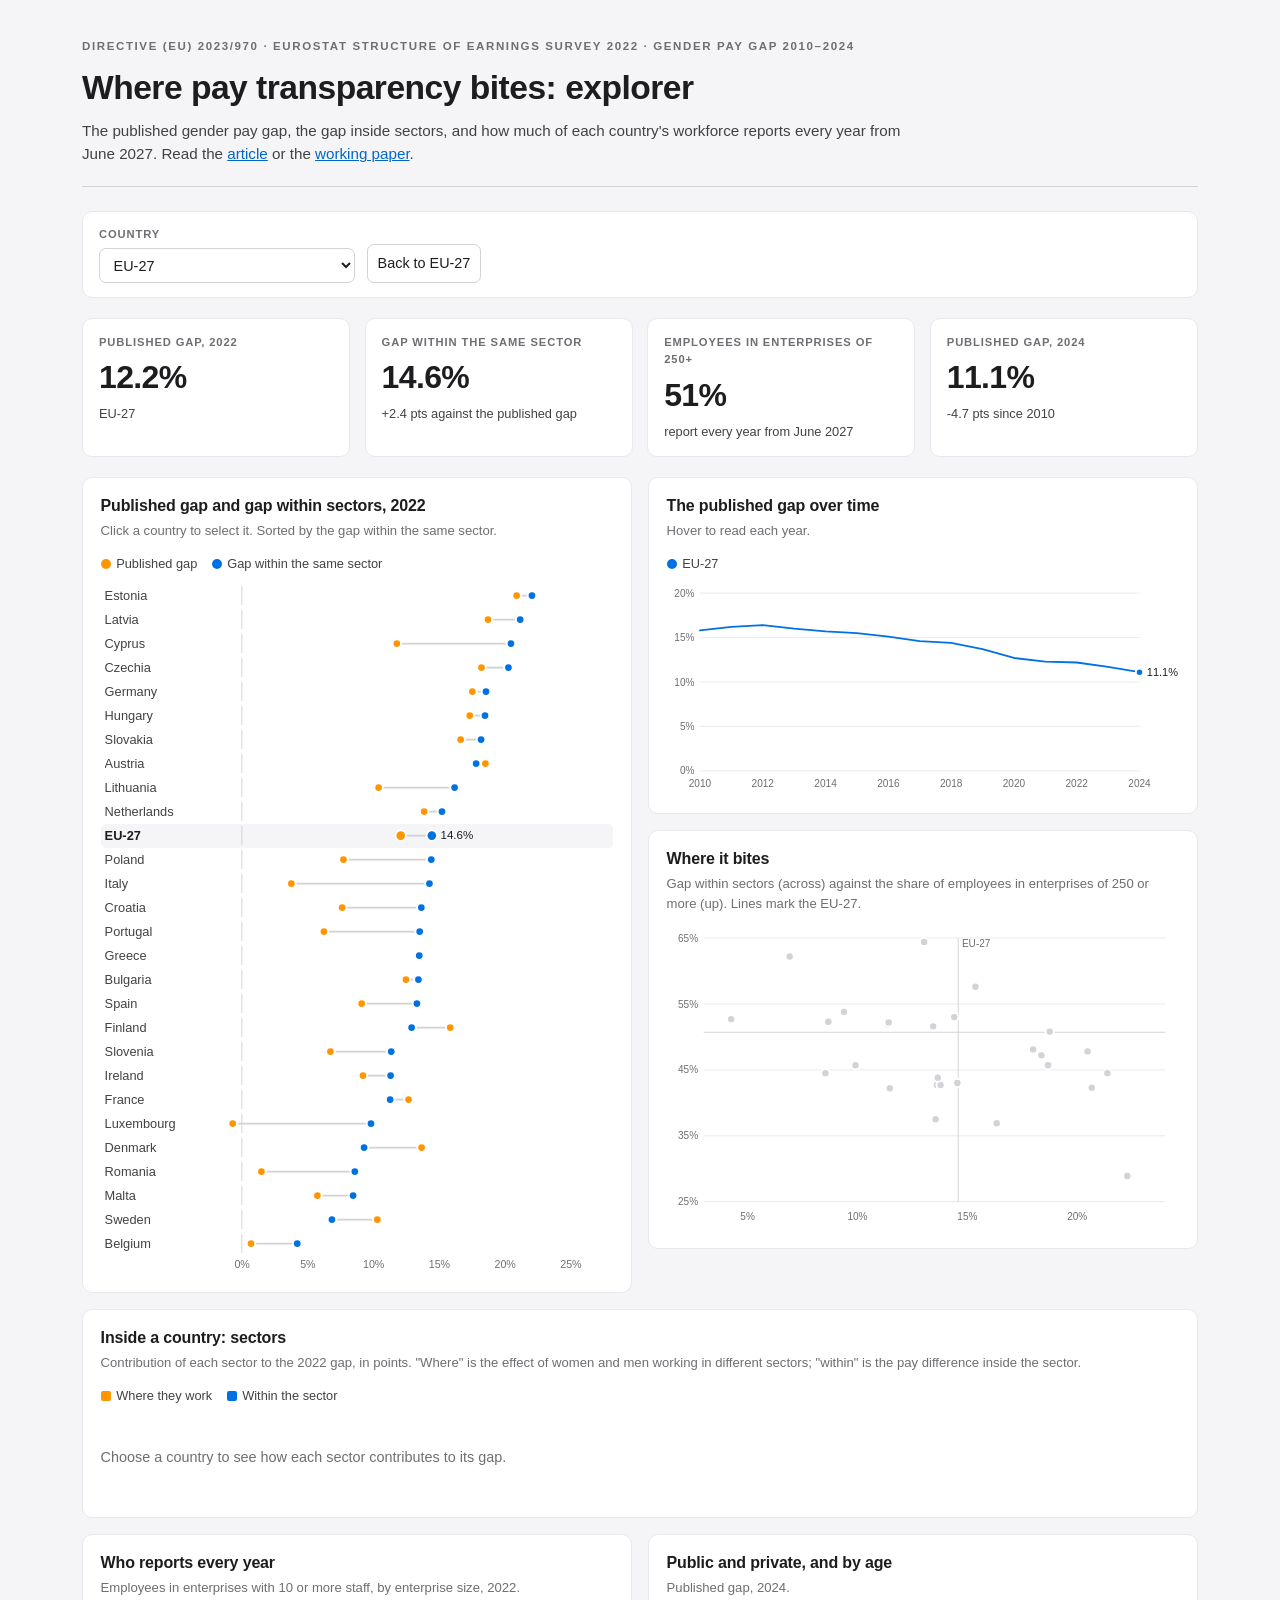
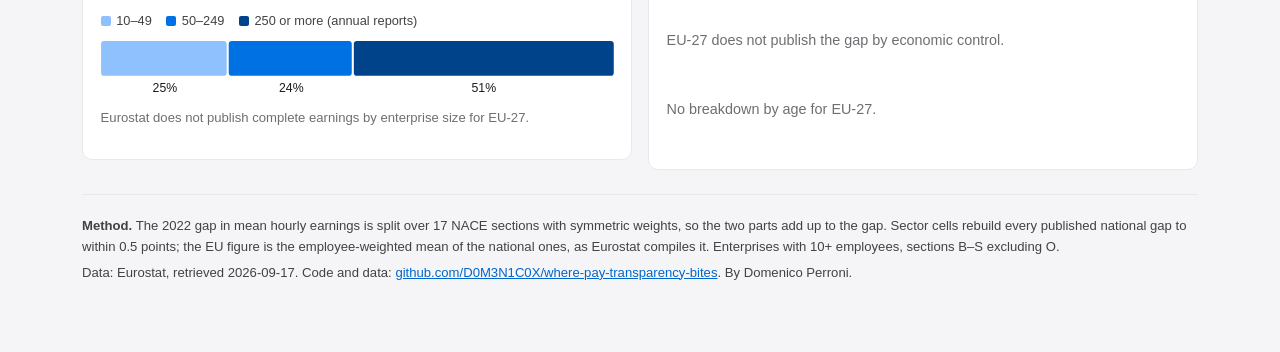
<file: dashboard/index.html>
<!doctype html><html lang="en"><head><meta charset="utf-8"><meta name="viewport" content="width=device-width,initial-scale=1"><title>Where pay transparency bites: explorer</title>
<style>
:root{
  color-scheme: light;
  --bg:#f5f5f7; --surface:#ffffff; --raised:#ffffff;
  --ink:#1d1d1f; --secondary:#424245; --muted:#6e6e73;
  --line:#e8e8ed; --line-strong:#d2d2d7;
  --s1:#0071e3; --s2:#ff9500; --context:#d2d2d7; --wash:#f5f5f7; --link:#0066cc;
  --o1:#8fc1ff; --o2:#0071e3; --o3:#00438a;
  --shadow:0 1px 2px rgba(20,22,26,.05), 0 6px 20px rgba(20,22,26,.06);
}
@media (prefers-color-scheme: dark){
  :root:not([data-theme="light"]){
    color-scheme: dark;
    --bg:#000000; --surface:#15171c; --raised:#1d2027;
    --ink:#f5f5f7; --secondary:#c7c9d1; --muted:#8b8f9a;
    --line:#23262e; --line-strong:#343844;
    --s1:#4f8cff; --s2:#ff9f0a; --context:#4a4e59; --wash:#1d2027; --link:#4f8cff;
    --o1:#13254a; --o2:#4f8cff; --o3:#a8c8ff;
    --shadow:0 1px 2px rgba(0,0,0,.4), 0 8px 24px rgba(0,0,0,.35);
  }
}
:root[data-theme="dark"]{
  color-scheme: dark;
  --bg:#000000; --surface:#15171c; --raised:#1d2027;
  --ink:#f5f5f7; --secondary:#c7c9d1; --muted:#8b8f9a;
  --line:#23262e; --line-strong:#343844;
  --s1:#4f8cff; --s2:#ff9f0a; --context:#4a4e59; --wash:#1d2027; --link:#4f8cff;
  --o1:#13254a; --o2:#4f8cff; --o3:#a8c8ff;
  --shadow:0 1px 2px rgba(0,0,0,.4), 0 8px 24px rgba(0,0,0,.35);
}
*{box-sizing:border-box}
body{margin:0; background:var(--bg); color:var(--ink);
  font-family:-apple-system,BlinkMacSystemFont,"Segoe UI",Roboto,Helvetica,Arial,sans-serif;
  font-size:15px; line-height:1.55; -webkit-font-smoothing:antialiased}
.wrap{max-width:1180px; margin:0 auto; padding:clamp(1rem,3vw,2.5rem) clamp(1rem,3vw,2rem) 4rem}
header.masthead{border-bottom:1px solid var(--line-strong); padding-bottom:1.25rem; margin-bottom:1.5rem}
.eyebrow{font-size:.72rem; letter-spacing:.14em; text-transform:uppercase; color:var(--muted); font-weight:600}
h1{font-size:clamp(1.5rem,3.2vw,2.1rem); margin:.35rem 0 .3rem; letter-spacing:-.015em}
.sub{color:var(--secondary); font-size:.95rem; margin:0; max-width:52rem}
.sub a, .foot a{color:var(--link)}
.controls{display:flex; flex-wrap:wrap; gap:.75rem; align-items:flex-end; background:var(--surface);
  border:1px solid var(--line); border-radius:10px; padding:.9rem 1rem; margin-bottom:1.25rem}
.control{display:flex; flex-direction:column; gap:.3rem; min-width:12rem; flex:0 1 16rem}
.control label{font-size:.7rem; letter-spacing:.08em; text-transform:uppercase; color:var(--muted); font-weight:600}
select, button{font:inherit; font-size:.9rem; color:var(--ink); background:var(--raised);
  border:1px solid var(--line-strong); border-radius:7px; padding:.45rem .6rem}
select:focus-visible, button:focus-visible, .row:focus-visible{outline:2px solid var(--s1); outline-offset:2px}
button{cursor:pointer}
button:hover{border-color:var(--s1); color:var(--s1)}
.tiles{display:grid; grid-template-columns:repeat(auto-fit,minmax(200px,1fr)); gap:.9rem; margin-bottom:1.25rem}
.tile{background:var(--surface); border:1px solid var(--line); border-radius:10px; padding:.9rem 1rem}
.tile .label{font-size:.7rem; letter-spacing:.08em; text-transform:uppercase; color:var(--muted); font-weight:600}
.tile .value{font-size:2rem; font-weight:650; letter-spacing:-.02em; margin:.15rem 0 .1rem}
.tile .note{font-size:.8rem; color:var(--secondary)}
.grid{display:grid; grid-template-columns:1fr 1fr; gap:1rem; align-items:start}
.full{grid-column:1 / -1}
@media (max-width:900px){ .grid{grid-template-columns:1fr} }
.panel{background:var(--surface); border:1px solid var(--line); border-radius:10px; padding:1rem 1.1rem 1.15rem; min-width:0}
.panel h2{font-size:1rem; margin:0 0 .15rem; letter-spacing:-.01em}
.panel p.hint{margin:0 0 .8rem; font-size:.82rem; color:var(--muted)}
.legend{display:flex; flex-wrap:wrap; gap:.9rem; font-size:.8rem; color:var(--secondary); margin:0 0 .6rem}
.legend span{display:inline-flex; align-items:center; gap:.35rem}
.key{width:10px; height:10px; border-radius:50%; display:inline-block}
.key.bar{border-radius:2px}
svg{display:block; width:100%; height:auto; overflow:visible}
svg text{font-family:inherit}
.axis{fill:var(--muted); font-size:11px; font-variant-numeric:tabular-nums}
.lbl{fill:var(--secondary); font-size:12px}
.lbl.sel{fill:var(--ink); font-weight:650}
.val{fill:var(--ink); font-size:12px; font-variant-numeric:tabular-nums}
.grid-line{stroke:var(--line); stroke-width:1}
.base-line{stroke:var(--line-strong); stroke-width:1}
.rows{display:flex; flex-direction:column}
.row{display:grid; grid-template-columns:7.5rem 1fr; align-items:center; cursor:pointer; border-radius:5px; padding:0 .25rem;
  min-height:24px}
.row:hover{background:var(--wash)}
.row.sel{background:var(--wash)}
.row .name{font-size:.8rem; color:var(--secondary); white-space:nowrap; overflow:hidden; text-overflow:ellipsis}
.row.sel .name{color:var(--ink); font-weight:650}
.table-wrap{overflow-x:auto}
table{width:100%; border-collapse:collapse; font-size:.84rem; font-variant-numeric:tabular-nums}
th, td{padding:.45rem .5rem; border-bottom:1px solid var(--line); text-align:right; vertical-align:middle}
th:first-child, td:first-child{text-align:left}
thead th{font-size:.68rem; letter-spacing:.07em; text-transform:uppercase; color:var(--muted); font-weight:600; border-bottom:1px solid var(--line-strong)}
td.contrib{min-width:7rem}
.empty{color:var(--muted); font-size:.9rem; padding:1rem 0}
.tooltip{position:fixed; pointer-events:none; z-index:10; background:var(--raised); color:var(--ink);
  border:1px solid var(--line-strong); border-radius:7px; box-shadow:var(--shadow); padding:.45rem .6rem;
  font-size:.8rem; max-width:18rem; opacity:0; transition:opacity .08s; white-space:pre-line}
.foot{margin-top:1.5rem; font-size:.82rem; color:var(--secondary); border-top:1px solid var(--line); padding-top:1rem}
.foot p{margin:.35rem 0}
</style></head><body>
<div class="wrap">
<header class="masthead">
  <div class="eyebrow">Directive (EU) 2023/970 · Eurostat Structure of Earnings Survey 2022 · gender pay gap 2010–<span id="latest-year"></span></div>
  <h1>Where pay transparency bites: explorer</h1>
  <p class="sub">The published gender pay gap, the gap inside sectors, and how much of each country's workforce reports every year from June 2027.
  Read the <a href="../index.html">article</a> or the <a href="../paper.pdf">working paper</a>.</p>
</header>

<div class="controls" role="group" aria-label="Filters">
  <div class="control"><label for="country">Country</label><select id="country"></select></div>
  <button id="reset" type="button">Back to EU-27</button>
</div>

<section class="tiles" id="tiles" aria-live="polite"></section>

<div class="grid">
  <section class="panel">
    <h2>Published gap and gap within sectors, 2022</h2>
    <p class="hint">Click a country to select it. Sorted by the gap within the same sector.</p>
    <div class="legend"><span><i class="key" style="background:var(--s2)"></i>Published gap</span><span><i class="key" style="background:var(--s1)"></i>Gap within the same sector</span></div>
    <div class="rows" id="dumbbell"></div>
  </section>
  <div>
    <section class="panel" style="margin-bottom:1rem">
      <h2>The published gap over time</h2>
      <p class="hint">Hover to read each year.</p>
      <div class="legend" id="trend-legend"></div>
      <div id="trend"></div>
    </section>
    <section class="panel">
      <h2>Where it bites</h2>
      <p class="hint">Gap within sectors (across) against the share of employees in enterprises of 250 or more (up). Lines mark the EU-27.</p>
      <div id="scatter"></div>
    </section>
  </div>

  <section class="panel full">
    <h2 id="sectors-title">Inside the country: sectors</h2>
    <p class="hint">Contribution of each sector to the 2022 gap, in points. "Where" is the effect of women and men working in different sectors; "within" is the pay difference inside the sector.</p>
    <div class="legend"><span><i class="key bar" style="background:var(--s2)"></i>Where they work</span><span><i class="key bar" style="background:var(--s1)"></i>Within the sector</span></div>
    <div class="table-wrap" id="sectors"></div>
  </section>

  <section class="panel">
    <h2>Who reports every year</h2>
    <p class="hint">Employees in enterprises with 10 or more staff, by enterprise size, 2022.</p>
    <div class="legend"><span><i class="key bar" style="background:var(--o1)"></i>10–49</span><span><i class="key bar" style="background:var(--o2)"></i>50–249</span><span><i class="key bar" style="background:var(--o3)"></i>250 or more (annual reports)</span></div>
    <div id="size"></div>
  </section>
  <section class="panel">
    <h2>Public and private, and by age</h2>
    <p class="hint" id="control-hint"></p>
    <div id="control"></div>
    <div id="age" style="margin-top:.8rem"></div>
  </section>
</div>

<footer class="foot">
  <p><strong>Method.</strong> The 2022 gap in mean hourly earnings is split over 17 NACE sections with symmetric weights, so the two parts add up to the gap. Sector cells rebuild every published national gap to within 0.5 points; the EU figure is the employee-weighted mean of the national ones, as Eurostat compiles it. Enterprises with 10+ employees, sections B–S excluding O.</p>
  <p>Data: Eurostat, retrieved <span id="retrieved"></span>. Code and data: <a href="https://github.com/D0M3N1C0X/where-pay-transparency-bites">github.com/D0M3N1C0X/where-pay-transparency-bites</a>. By Domenico Perroni.</p>
</footer>
</div>
<div class="tooltip" id="tooltip" role="status"></div>

<script id="data" type="application/json">{"meta":{"latest_year":2024,"retrieved":"2026-09-17","coverage_min":0.95,"reconcile_max":0.5},"countries":[{"geo":"BE","name":"Belgium"},{"geo":"BG","name":"Bulgaria"},{"geo":"CZ","name":"Czechia"},{"geo":"DK","name":"Denmark"},{"geo":"DE","name":"Germany"},{"geo":"EE","name":"Estonia"},{"geo":"IE","name":"Ireland"},{"geo":"EL","name":"Greece"},{"geo":"ES","name":"Spain"},{"geo":"FR","name":"France"},{"geo":"HR","name":"Croatia"},{"geo":"IT","name":"Italy"},{"geo":"CY","name":"Cyprus"},{"geo":"LV","name":"Latvia"},{"geo":"LT","name":"Lithuania"},{"geo":"LU","name":"Luxembourg"},{"geo":"HU","name":"Hungary"},{"geo":"MT","name":"Malta"},{"geo":"NL","name":"Netherlands"},{"geo":"AT","name":"Austria"},{"geo":"PL","name":"Poland"},{"geo":"PT","name":"Portugal"},{"geo":"RO","name":"Romania"},{"geo":"SI","name":"Slovenia"},{"geo":"SK","name":"Slovakia"},{"geo":"FI","name":"Finland"},{"geo":"SE","name":"Sweden"},{"geo":"EU27_2020","name":"EU-27"}],"sections":[{"code":"B","name":"Mining and quarrying"},{"code":"C","name":"Manufacturing"},{"code":"D","name":"Electricity, gas, steam and air conditioning supply"},{"code":"E","name":"Water supply; sewerage, waste management and remediation activities"},{"code":"F","name":"Construction"},{"code":"G","name":"Wholesale and retail trade; repair of motor vehicles and motorcycles"},{"code":"H","name":"Transportation and storage"},{"code":"I","name":"Accommodation and food service activities"},{"code":"J","name":"Information and communication"},{"code":"K","name":"Financial and insurance activities"},{"code":"L","name":"Real estate activities"},{"code":"M","name":"Professional, scientific and technical activities"},{"code":"N","name":"Administrative and support service activities"},{"code":"P","name":"Education"},{"code":"Q","name":"Human health and social work activities"},{"code":"R","name":"Arts, entertainment and recreation"},{"code":"S","name":"Other service activities"}],"series":[{"geo":"EU27_2020","year":2010,"gap":15.8},{"geo":"EU27_2020","year":2011,"gap":16.2},{"geo":"EU27_2020","year":2012,"gap":16.4},{"geo":"EU27_2020","year":2013,"gap":16},{"geo":"EU27_2020","year":2014,"gap":15.7},{"geo":"EU27_2020","year":2015,"gap":15.5},{"geo":"EU27_2020","year":2016,"gap":15.1},{"geo":"EU27_2020","year":2017,"gap":14.6},{"geo":"EU27_2020","year":2018,"gap":14.4},{"geo":"EU27_2020","year":2019,"gap":13.7},{"geo":"EU27_2020","year":2020,"gap":12.7},{"geo":"EU27_2020","year":2021,"gap":12.3},{"geo":"EU27_2020","year":2022,"gap":12.2},{"geo":"EU27_2020","year":2023,"gap":11.7},{"geo":"EU27_2020","year":2024,"gap":11.1},{"geo":"BE","year":2007,"gap":10.1},{"geo":"BE","year":2008,"gap":10.2},{"geo":"BE","year":2009,"gap":10.1},{"geo":"BE","year":2010,"gap":10.2},{"geo":"BE","year":2011,"gap":9.4},{"geo":"BE","year":2012,"gap":8.3},{"geo":"BE","year":2013,"gap":7.5},{"geo":"BE","year":2014,"gap":6.6},{"geo":"BE","year":2015,"gap":6.4},{"geo":"BE","year":2016,"gap":6},{"geo":"BE","year":2017,"gap":5.8},{"geo":"BE","year":2018,"gap":5.8},{"geo":"BE","year":2019,"gap":4.7},{"geo":"BE","year":2020,"gap":3.2},{"geo":"BE","year":2021,"gap":1.8},{"geo":"BE","year":2022,"gap":0.7},{"geo":"BE","year":2023,"gap":0.7},{"geo":"BE","year":2024,"gap":0.7},{"geo":"BG","year":2007,"gap":12.1},{"geo":"BG","year":2008,"gap":12.3},{"geo":"BG","year":2009,"gap":13.3},{"geo":"BG","year":2010,"gap":13},{"geo":"BG","year":2011,"gap":13.2},{"geo":"BG","year":2012,"gap":15.1},{"geo":"BG","year":2013,"gap":14.1},{"geo":"BG","year":2014,"gap":14.2},{"geo":"BG","year":2015,"gap":15.5},{"geo":"BG","year":2016,"gap":14.6},{"geo":"BG","year":2017,"gap":14.3},{"geo":"BG","year":2018,"gap":13.9},{"geo":"BG","year":2019,"gap":14},{"geo":"BG","year":2020,"gap":12.5},{"geo":"BG","year":2021,"gap":11.9},{"geo":"BG","year":2022,"gap":12.6},{"geo":"BG","year":2023,"gap":13.5},{"geo":"BG","year":2024,"gap":12},{"geo":"CZ","year":2007,"gap":23.6},{"geo":"CZ","year":2008,"gap":26.2},{"geo":"CZ","year":2009,"gap":25.9},{"geo":"CZ","year":2010,"gap":21.6},{"geo":"CZ","year":2011,"gap":22.6},{"geo":"CZ","year":2012,"gap":22.5},{"geo":"CZ","year":2013,"gap":22.3},{"geo":"CZ","year":2014,"gap":22.5},{"geo":"CZ","year":2015,"gap":22.5},{"geo":"CZ","year":2016,"gap":21.5},{"geo":"CZ","year":2017,"gap":21.1},{"geo":"CZ","year":2018,"gap":20.1},{"geo":"CZ","year":2019,"gap":19.3},{"geo":"CZ","year":2020,"gap":16.7},{"geo":"CZ","year":2021,"gap":15.4},{"geo":"CZ","year":2022,"gap":18.4},{"geo":"CZ","year":2023,"gap":18},{"geo":"CZ","year":2024,"gap":18.5},{"geo":"DK","year":2007,"gap":17.7},{"geo":"DK","year":2008,"gap":17.1},{"geo":"DK","year":2009,"gap":16.8},{"geo":"DK","year":2010,"gap":17.1},{"geo":"DK","year":2011,"gap":16.4},{"geo":"DK","year":2012,"gap":16.8},{"geo":"DK","year":2013,"gap":16.5},{"geo":"DK","year":2014,"gap":16},{"geo":"DK","year":2015,"gap":15.1},{"geo":"DK","year":2016,"gap":15.1},{"geo":"DK","year":2017,"gap":14.8},{"geo":"DK","year":2018,"gap":14.6},{"geo":"DK","year":2019,"gap":17.7},{"geo":"DK","year":2020,"gap":13.8},{"geo":"DK","year":2021,"gap":14.2},{"geo":"DK","year":2022,"gap":13.8},{"geo":"DK","year":2023,"gap":14},{"geo":"DK","year":2024,"gap":14},{"geo":"DE","year":2007,"gap":22.8},{"geo":"DE","year":2008,"gap":22.8},{"geo":"DE","year":2009,"gap":22.6},{"geo":"DE","year":2010,"gap":22.3},{"geo":"DE","year":2011,"gap":22.4},{"geo":"DE","year":2012,"gap":22.7},{"geo":"DE","year":2013,"gap":22.1},{"geo":"DE","year":2014,"gap":22.3},{"geo":"DE","year":2015,"gap":21.8},{"geo":"DE","year":2016,"gap":21.1},{"geo":"DE","year":2017,"gap":20.4},{"geo":"DE","year":2018,"gap":20.1},{"geo":"DE","year":2019,"gap":19.2},{"geo":"DE","year":2020,"gap":18.3},{"geo":"DE","year":2021,"gap":17.6},{"geo":"DE","year":2022,"gap":17.7},{"geo":"DE","year":2023,"gap":17.6},{"geo":"DE","year":2024,"gap":15.6},{"geo":"EE","year":2007,"gap":30.9},{"geo":"EE","year":2008,"gap":27.6},{"geo":"EE","year":2009,"gap":26.6},{"geo":"EE","year":2010,"gap":27.7},{"geo":"EE","year":2011,"gap":27.3},{"geo":"EE","year":2012,"gap":29.9},{"geo":"EE","year":2013,"gap":29.8},{"geo":"EE","year":2014,"gap":28.1},{"geo":"EE","year":2015,"gap":26.7},{"geo":"EE","year":2016,"gap":24.8},{"geo":"EE","year":2017,"gap":24.9},{"geo":"EE","year":2018,"gap":21.8},{"geo":"EE","year":2019,"gap":21.6},{"geo":"EE","year":2020,"gap":21},{"geo":"EE","year":2021,"gap":20.3},{"geo":"EE","year":2022,"gap":21.1},{"geo":"EE","year":2023,"gap":19.6},{"geo":"EE","year":2024,"gap":18.8},{"geo":"IE","year":2007,"gap":17.3},{"geo":"IE","year":2008,"gap":12.6},{"geo":"IE","year":2009,"gap":12.6},{"geo":"IE","year":2010,"gap":13.9},{"geo":"IE","year":2011,"gap":12.7},{"geo":"IE","year":2012,"gap":12.2},{"geo":"IE","year":2013,"gap":12.9},{"geo":"IE","year":2014,"gap":13.9},{"geo":"IE","year":2015,"gap":13.9},{"geo":"IE","year":2016,"gap":14.2},{"geo":"IE","year":2017,"gap":14.4},{"geo":"IE","year":2018,"gap":11.3},{"geo":"IE","year":2019,"gap":10.3},{"geo":"IE","year":2020,"gap":9},{"geo":"IE","year":2021,"gap":9.9},{"geo":"IE","year":2022,"gap":9.3},{"geo":"IE","year":2023,"gap":8.6},{"geo":"IE","year":2024,"gap":8.3},{"geo":"EL","year":2007,"gap":21.5},{"geo":"EL","year":2008,"gap":22},{"geo":"EL","year":2010,"gap":15},{"geo":"EL","year":2014,"gap":12.5},{"geo":"EL","year":2018,"gap":10.4},{"geo":"EL","year":2022,"gap":13.5},{"geo":"EL","year":2023,"gap":13.6},{"geo":"EL","year":2024,"gap":13.4},{"geo":"ES","year":2007,"gap":18.1},{"geo":"ES","year":2008,"gap":16.1},{"geo":"ES","year":2009,"gap":16.7},{"geo":"ES","year":2010,"gap":16.2},{"geo":"ES","year":2011,"gap":17.6},{"geo":"ES","year":2012,"gap":18.7},{"geo":"ES","year":2013,"gap":17.8},{"geo":"ES","year":2014,"gap":14.9},{"geo":"ES","year":2015,"gap":14.1},{"geo":"ES","year":2016,"gap":14.8},{"geo":"ES","year":2017,"gap":13.5},{"geo":"ES","year":2018,"gap":11.9},{"geo":"ES","year":2019,"gap":9.6},{"geo":"ES","year":2020,"gap":9.3},{"geo":"ES","year":2021,"gap":9.3},{"geo":"ES","year":2022,"gap":9.2},{"geo":"ES","year":2023,"gap":7.3},{"geo":"ES","year":2024,"gap":7.3},{"geo":"FR","year":2007,"gap":17.3},{"geo":"FR","year":2008,"gap":16.9},{"geo":"FR","year":2009,"gap":15.2},{"geo":"FR","year":2010,"gap":15.6},{"geo":"FR","year":2011,"gap":15.7},{"geo":"FR","year":2012,"gap":15.6},{"geo":"FR","year":2013,"gap":15.5},{"geo":"FR","year":2014,"gap":15.5},{"geo":"FR","year":2015,"gap":15.6},{"geo":"FR","year":2016,"gap":15.9},{"geo":"FR","year":2017,"gap":16.3},{"geo":"FR","year":2018,"gap":16.7},{"geo":"FR","year":2019,"gap":16},{"geo":"FR","year":2020,"gap":15},{"geo":"FR","year":2021,"gap":13.7},{"geo":"FR","year":2022,"gap":12.8},{"geo":"FR","year":2023,"gap":12.3},{"geo":"FR","year":2024,"gap":11.8},{"geo":"HR","year":2010,"gap":5.7},{"geo":"HR","year":2013,"gap":7.7},{"geo":"HR","year":2014,"gap":8.7},{"geo":"HR","year":2016,"gap":11.6},{"geo":"HR","year":2017,"gap":12.3},{"geo":"HR","year":2018,"gap":11.4},{"geo":"HR","year":2019,"gap":10.2},{"geo":"HR","year":2020,"gap":8.7},{"geo":"HR","year":2021,"gap":7.3},{"geo":"HR","year":2022,"gap":7.7},{"geo":"HR","year":2023,"gap":7.4},{"geo":"HR","year":2024,"gap":6.6},{"geo":"IT","year":2007,"gap":5.1},{"geo":"IT","year":2008,"gap":4.9},{"geo":"IT","year":2009,"gap":5.5},{"geo":"IT","year":2010,"gap":5.3},{"geo":"IT","year":2011,"gap":5.7},{"geo":"IT","year":2012,"gap":6.5},{"geo":"IT","year":2013,"gap":7},{"geo":"IT","year":2014,"gap":6.1},{"geo":"IT","year":2015,"gap":5.5},{"geo":"IT","year":2016,"gap":5.3},{"geo":"IT","year":2017,"gap":5},{"geo":"IT","year":2018,"gap":5.5},{"geo":"IT","year":2019,"gap":4.6},{"geo":"IT","year":2020,"gap":4},{"geo":"IT","year":2021,"gap":4.7},{"geo":"IT","year":2022,"gap":3.8},{"geo":"IT","year":2023,"gap":2.2},{"geo":"IT","year":2024,"gap":5.3},{"geo":"CY","year":2007,"gap":22},{"geo":"CY","year":2008,"gap":19.5},{"geo":"CY","year":2009,"gap":17.8},{"geo":"CY","year":2010,"gap":16.8},{"geo":"CY","year":2011,"gap":16.1},{"geo":"CY","year":2012,"gap":15.6},{"geo":"CY","year":2013,"gap":14.9},{"geo":"CY","year":2014,"gap":14.2},{"geo":"CY","year":2015,"gap":13.2},{"geo":"CY","year":2016,"gap":12.3},{"geo":"CY","year":2017,"gap":11.2},{"geo":"CY","year":2018,"gap":10.4},{"geo":"CY","year":2019,"gap":10.5},{"geo":"CY","year":2020,"gap":9.9},{"geo":"CY","year":2021,"gap":11},{"geo":"CY","year":2022,"gap":11.9},{"geo":"CY","year":2023,"gap":12},{"geo":"CY","year":2024,"gap":11.8},{"geo":"LV","year":2007,"gap":13.6},{"geo":"LV","year":2008,"gap":11.8},{"geo":"LV","year":2009,"gap":13.1},{"geo":"LV","year":2010,"gap":15.5},{"geo":"LV","year":2011,"gap":14.1},{"geo":"LV","year":2012,"gap":14.9},{"geo":"LV","year":2013,"gap":16},{"geo":"LV","year":2014,"gap":17.3},{"geo":"LV","year":2015,"gap":18.4},{"geo":"LV","year":2016,"gap":19.7},{"geo":"LV","year":2017,"gap":19.8},{"geo":"LV","year":2018,"gap":19.6},{"geo":"LV","year":2019,"gap":21.6},{"geo":"LV","year":2020,"gap":23.2},{"geo":"LV","year":2021,"gap":15.9},{"geo":"LV","year":2022,"gap":18.9},{"geo":"LV","year":2023,"gap":16.4},{"geo":"LV","year":2024,"gap":13.9},{"geo":"LT","year":2007,"gap":22.6},{"geo":"LT","year":2008,"gap":21.6},{"geo":"LT","year":2009,"gap":15.3},{"geo":"LT","year":2010,"gap":11.9},{"geo":"LT","year":2011,"gap":11.5},{"geo":"LT","year":2012,"gap":11.9},{"geo":"LT","year":2013,"gap":12.2},{"geo":"LT","year":2014,"gap":13.3},{"geo":"LT","year":2015,"gap":14.2},{"geo":"LT","year":2016,"gap":14.4},{"geo":"LT","year":2017,"gap":15.2},{"geo":"LT","year":2018,"gap":14},{"geo":"LT","year":2019,"gap":12.9},{"geo":"LT","year":2020,"gap":12.3},{"geo":"LT","year":2021,"gap":10.9},{"geo":"LT","year":2022,"gap":10.5},{"geo":"LT","year":2023,"gap":11.5},{"geo":"LT","year":2024,"gap":10},{"geo":"LU","year":2007,"gap":10.2},{"geo":"LU","year":2008,"gap":9.7},{"geo":"LU","year":2009,"gap":9.2},{"geo":"LU","year":2010,"gap":8.7},{"geo":"LU","year":2011,"gap":7.9},{"geo":"LU","year":2012,"gap":7},{"geo":"LU","year":2013,"gap":6.2},{"geo":"LU","year":2014,"gap":5.4},{"geo":"LU","year":2015,"gap":4.7},{"geo":"LU","year":2016,"gap":3.9},{"geo":"LU","year":2017,"gap":2.6},{"geo":"LU","year":2018,"gap":1.4},{"geo":"LU","year":2019,"gap":0.9},{"geo":"LU","year":2020,"gap":0.3},{"geo":"LU","year":2021,"gap":-0.2},{"geo":"LU","year":2022,"gap":-0.7},{"geo":"LU","year":2023,"gap":-0.9},{"geo":"LU","year":2024,"gap":-0.8},{"geo":"HU","year":2007,"gap":16.3},{"geo":"HU","year":2008,"gap":17.5},{"geo":"HU","year":2009,"gap":17.1},{"geo":"HU","year":2010,"gap":17.6},{"geo":"HU","year":2011,"gap":18},{"geo":"HU","year":2012,"gap":20.1},{"geo":"HU","year":2013,"gap":18.4},{"geo":"HU","year":2014,"gap":15.1},{"geo":"HU","year":2015,"gap":14},{"geo":"HU","year":2016,"gap":14},{"geo":"HU","year":2017,"gap":15.9},{"geo":"HU","year":2018,"gap":14.2},{"geo":"HU","year":2019,"gap":18.2},{"geo":"HU","year":2020,"gap":17.1},{"geo":"HU","year":2021,"gap":17.2},{"geo":"HU","year":2022,"gap":17.5},{"geo":"HU","year":2023,"gap":17.8},{"geo":"HU","year":2024,"gap":16.9},{"geo":"MT","year":2007,"gap":7.8},{"geo":"MT","year":2008,"gap":9.2},{"geo":"MT","year":2009,"gap":7.7},{"geo":"MT","year":2010,"gap":7.2},{"geo":"MT","year":2011,"gap":7.7},{"geo":"MT","year":2012,"gap":9.5},{"geo":"MT","year":2013,"gap":9.7},{"geo":"MT","year":2014,"gap":10.6},{"geo":"MT","year":2015,"gap":10.7},{"geo":"MT","year":2016,"gap":11.6},{"geo":"MT","year":2017,"gap":13.2},{"geo":"MT","year":2018,"gap":13},{"geo":"MT","year":2019,"gap":10.5},{"geo":"MT","year":2020,"gap":7.9},{"geo":"MT","year":2021,"gap":7.2},{"geo":"MT","year":2022,"gap":5.8},{"geo":"MT","year":2023,"gap":5.1},{"geo":"MT","year":2024,"gap":4.9},{"geo":"NL","year":2007,"gap":19.3},{"geo":"NL","year":2008,"gap":18.9},{"geo":"NL","year":2009,"gap":18.5},{"geo":"NL","year":2010,"gap":17.8},{"geo":"NL","year":2011,"gap":18.8},{"geo":"NL","year":2012,"gap":18},{"geo":"NL","year":2013,"gap":17.2},{"geo":"NL","year":2014,"gap":17},{"geo":"NL","year":2015,"gap":16.1},{"geo":"NL","year":2016,"gap":15.6},{"geo":"NL","year":2017,"gap":15.1},{"geo":"NL","year":2018,"gap":14.7},{"geo":"NL","year":2019,"gap":14.9},{"geo":"NL","year":2020,"gap":14.7},{"geo":"NL","year":2021,"gap":14.3},{"geo":"NL","year":2022,"gap":14},{"geo":"NL","year":2023,"gap":12.5},{"geo":"NL","year":2024,"gap":11.2},{"geo":"AT","year":2007,"gap":25.5},{"geo":"AT","year":2008,"gap":25.1},{"geo":"AT","year":2009,"gap":24.3},{"geo":"AT","year":2010,"gap":24},{"geo":"AT","year":2011,"gap":23.5},{"geo":"AT","year":2012,"gap":22.9},{"geo":"AT","year":2013,"gap":22.3},{"geo":"AT","year":2014,"gap":22.2},{"geo":"AT","year":2015,"gap":21.8},{"geo":"AT","year":2016,"gap":20.8},{"geo":"AT","year":2017,"gap":20.7},{"geo":"AT","year":2018,"gap":20.4},{"geo":"AT","year":2019,"gap":20},{"geo":"AT","year":2020,"gap":19.2},{"geo":"AT","year":2021,"gap":19.1},{"geo":"AT","year":2022,"gap":18.7},{"geo":"AT","year":2023,"gap":18.3},{"geo":"AT","year":2024,"gap":17.6},{"geo":"PL","year":2007,"gap":14.9},{"geo":"PL","year":2008,"gap":11.4},{"geo":"PL","year":2009,"gap":8},{"geo":"PL","year":2010,"gap":4.5},{"geo":"PL","year":2011,"gap":5.5},{"geo":"PL","year":2012,"gap":6.4},{"geo":"PL","year":2013,"gap":7.1},{"geo":"PL","year":2014,"gap":7.7},{"geo":"PL","year":2015,"gap":7.3},{"geo":"PL","year":2016,"gap":7.1},{"geo":"PL","year":2017,"gap":7},{"geo":"PL","year":2018,"gap":8.5},{"geo":"PL","year":2019,"gap":6.5},{"geo":"PL","year":2020,"gap":4.5},{"geo":"PL","year":2021,"gap":6.2},{"geo":"PL","year":2022,"gap":7.8},{"geo":"PL","year":2023,"gap":5.9},{"geo":"PL","year":2024,"gap":4},{"geo":"PT","year":2007,"gap":8.5},{"geo":"PT","year":2008,"gap":9.2},{"geo":"PT","year":2009,"gap":10},{"geo":"PT","year":2010,"gap":12.8},{"geo":"PT","year":2011,"gap":12.9},{"geo":"PT","year":2012,"gap":15},{"geo":"PT","year":2013,"gap":13.3},{"geo":"PT","year":2014,"gap":14.9},{"geo":"PT","year":2015,"gap":16},{"geo":"PT","year":2016,"gap":13.9},{"geo":"PT","year":2017,"gap":10.8},{"geo":"PT","year":2018,"gap":8.9},{"geo":"PT","year":2019,"gap":9.4},{"geo":"PT","year":2020,"gap":8.3},{"geo":"PT","year":2021,"gap":7.1},{"geo":"PT","year":2022,"gap":6.3},{"geo":"PT","year":2023,"gap":8.6},{"geo":"PT","year":2024,"gap":7},{"geo":"RO","year":2007,"gap":12.5},{"geo":"RO","year":2008,"gap":8.5},{"geo":"RO","year":2009,"gap":7.4},{"geo":"RO","year":2010,"gap":8.8},{"geo":"RO","year":2011,"gap":9.6},{"geo":"RO","year":2012,"gap":6.9},{"geo":"RO","year":2013,"gap":4.9},{"geo":"RO","year":2014,"gap":4.5},{"geo":"RO","year":2015,"gap":5.6},{"geo":"RO","year":2016,"gap":4.8},{"geo":"RO","year":2017,"gap":2.9},{"geo":"RO","year":2018,"gap":2.2},{"geo":"RO","year":2019,"gap":2.6},{"geo":"RO","year":2020,"gap":0.9},{"geo":"RO","year":2021,"gap":1.4},{"geo":"RO","year":2022,"gap":1.5},{"geo":"RO","year":2023,"gap":3.8},{"geo":"RO","year":2024,"gap":3.7},{"geo":"SI","year":2007,"gap":5},{"geo":"SI","year":2008,"gap":4.1},{"geo":"SI","year":2009,"gap":-0.9},{"geo":"SI","year":2010,"gap":0.9},{"geo":"SI","year":2011,"gap":3.3},{"geo":"SI","year":2012,"gap":4.5},{"geo":"SI","year":2013,"gap":6.3},{"geo":"SI","year":2014,"gap":7},{"geo":"SI","year":2015,"gap":8.2},{"geo":"SI","year":2016,"gap":8.1},{"geo":"SI","year":2017,"gap":8.4},{"geo":"SI","year":2018,"gap":9.3},{"geo":"SI","year":2019,"gap":7.5},{"geo":"SI","year":2020,"gap":2.4},{"geo":"SI","year":2021,"gap":2.7},{"geo":"SI","year":2022,"gap":6.8},{"geo":"SI","year":2023,"gap":6},{"geo":"SI","year":2024,"gap":8},{"geo":"SK","year":2007,"gap":23.6},{"geo":"SK","year":2008,"gap":20.9},{"geo":"SK","year":2009,"gap":21.9},{"geo":"SK","year":2010,"gap":19.6},{"geo":"SK","year":2011,"gap":20.1},{"geo":"SK","year":2012,"gap":20.8},{"geo":"SK","year":2013,"gap":18.8},{"geo":"SK","year":2014,"gap":19.7},{"geo":"SK","year":2015,"gap":19.7},{"geo":"SK","year":2016,"gap":19.2},{"geo":"SK","year":2017,"gap":20.1},{"geo":"SK","year":2018,"gap":19.8},{"geo":"SK","year":2019,"gap":18.2},{"geo":"SK","year":2020,"gap":15.4},{"geo":"SK","year":2021,"gap":16},{"geo":"SK","year":2022,"gap":16.8},{"geo":"SK","year":2023,"gap":15.7},{"geo":"SK","year":2024,"gap":15.7},{"geo":"FI","year":2007,"gap":20.2},{"geo":"FI","year":2008,"gap":20.5},{"geo":"FI","year":2009,"gap":20.8},{"geo":"FI","year":2010,"gap":20.3},{"geo":"FI","year":2011,"gap":19.1},{"geo":"FI","year":2012,"gap":19.2},{"geo":"FI","year":2013,"gap":18.8},{"geo":"FI","year":2014,"gap":18.4},{"geo":"FI","year":2015,"gap":17.5},{"geo":"FI","year":2016,"gap":17.5},{"geo":"FI","year":2017,"gap":17.1},{"geo":"FI","year":2018,"gap":16.9},{"geo":"FI","year":2019,"gap":16.7},{"geo":"FI","year":2020,"gap":16.9},{"geo":"FI","year":2021,"gap":16.9},{"geo":"FI","year":2022,"gap":16},{"geo":"FI","year":2023,"gap":16.8},{"geo":"FI","year":2024,"gap":16.3},{"geo":"SE","year":2007,"gap":17.8},{"geo":"SE","year":2008,"gap":16.9},{"geo":"SE","year":2009,"gap":15.7},{"geo":"SE","year":2010,"gap":15.4},{"geo":"SE","year":2011,"gap":15.6},{"geo":"SE","year":2012,"gap":15.5},{"geo":"SE","year":2013,"gap":14.6},{"geo":"SE","year":2014,"gap":13.8},{"geo":"SE","year":2015,"gap":14},{"geo":"SE","year":2016,"gap":13.3},{"geo":"SE","year":2017,"gap":12.5},{"geo":"SE","year":2018,"gap":12.1},{"geo":"SE","year":2019,"gap":11.1},{"geo":"SE","year":2020,"gap":10.5},{"geo":"SE","year":2021,"gap":10.3},{"geo":"SE","year":2022,"gap":10.4},{"geo":"SE","year":2023,"gap":11.2},{"geo":"SE","year":2024,"gap":11.2}],"decomposition":[{"geo":"AT","official":18.7,"gap":18.746,"between":0.756,"within":17.99},{"geo":"BE","official":0.7,"gap":0.678,"between":-3.575,"within":4.252},{"geo":"BG","official":12.6,"gap":12.55,"between":-1.007,"within":13.557},{"geo":"CY","official":11.9,"gap":11.482,"between":-9.178,"within":20.66},{"geo":"CZ","official":18.4,"gap":18.38,"between":-2.088,"within":20.469},{"geo":"DE","official":17.7,"gap":17.751,"between":-0.995,"within":18.746},{"geo":"DK","official":13.8,"gap":13.799,"between":4.413,"within":9.386},{"geo":"EE","official":21.1,"gap":21.101,"between":-1.176,"within":22.277},{"geo":"EL","official":13.5,"gap":13.465,"between":-0.156,"within":13.621},{"geo":"ES","official":9.2,"gap":9.252,"between":-4.191,"within":13.442},{"geo":"FI","official":16,"gap":15.969,"between":2.934,"within":13.035},{"geo":"FR","official":12.8,"gap":12.82,"between":1.433,"within":11.387},{"geo":"HR","official":7.7,"gap":7.66,"between":-6.121,"within":13.781},{"geo":"HU","official":17.5,"gap":17.478,"between":-1.193,"within":18.671},{"geo":"IE","official":9.3,"gap":9.318,"between":-2.102,"within":11.42},{"geo":"IT","official":3.8,"gap":3.841,"between":-10.561,"within":14.403},{"geo":"LT","official":10.5,"gap":10.507,"between":-5.828,"within":16.335},{"geo":"LU","official":-0.7,"gap":-0.753,"between":-10.665,"within":9.912},{"geo":"LV","official":18.9,"gap":18.841,"between":-2.531,"within":21.372},{"geo":"MT","official":5.8,"gap":5.814,"between":-2.726,"within":8.54},{"geo":"NL","official":14,"gap":13.997,"between":-1.37,"within":15.367},{"geo":"PL","official":7.8,"gap":7.865,"between":-6.679,"within":14.545},{"geo":"PT","official":6.3,"gap":6.26,"between":-7.394,"within":13.654},{"geo":"RO","official":1.5,"gap":1.492,"between":-7.182,"within":8.674},{"geo":"SE","official":10.4,"gap":10.418,"between":3.503,"within":6.915},{"geo":"SI","official":6.8,"gap":6.757,"between":-4.713,"within":11.47},{"geo":"SK","official":16.8,"gap":16.851,"between":-1.517,"within":18.369},{"geo":"EU27_2020","official":12.2,"gap":12.249,"between":-2.338,"within":14.586}],"finer":[{"cells":"occupation","geo":"AT","gap":18.733,"between":3.182,"within":15.551},{"cells":"occupation","geo":"DE","gap":17.752,"between":1.39,"within":16.362},{"cells":"occupation","geo":"DK","gap":13.835,"between":2.24,"within":11.595},{"cells":"occupation","geo":"EL","gap":13.495,"between":-0.971,"within":14.465},{"cells":"occupation","geo":"RO","gap":1.574,"between":-11.509,"within":13.083},{"cells":"occupation","geo":"SI","gap":6.78,"between":-7.428,"within":14.208},{"cells":"sector x occupation","geo":"AT","gap":18.762,"between":4.285,"within":14.477},{"cells":"sector x occupation","geo":"BG","gap":12.973,"between":-0.761,"within":13.734},{"cells":"sector x occupation","geo":"CZ","gap":17.969,"between":2.043,"within":15.926},{"cells":"sector x occupation","geo":"DE","gap":17.805,"between":4.622,"within":13.183},{"cells":"sector x occupation","geo":"DK","gap":13.851,"between":5.736,"within":8.115},{"cells":"sector x occupation","geo":"EL","gap":13.053,"between":1.2,"within":11.853},{"cells":"sector x occupation","geo":"FI","gap":15.726,"between":6.221,"within":9.505},{"cells":"sector x occupation","geo":"HU","gap":17.627,"between":0.874,"within":16.753},{"cells":"sector x occupation","geo":"IT","gap":3.615,"between":-10.501,"within":14.116},{"cells":"sector x occupation","geo":"RO","gap":1.527,"between":-10.447,"within":11.974}],"exposure":[{"geo":"AT","share_250":0.481,"share_50_249":0.25,"share_10_49":0.268},{"geo":"BE","share_250":0.527,"share_50_249":0.241,"share_10_49":0.232},{"geo":"BG","share_250":0.375,"share_50_249":0.318,"share_10_49":0.306},{"geo":"CY","share_250":0.423,"share_50_249":0.259,"share_10_49":0.318},{"geo":"CZ","share_250":0.478,"share_50_249":0.295,"share_10_49":0.228},{"geo":"DE","share_250":0.508,"share_50_249":0.237,"share_10_49":0.255},{"geo":"DK","share_250":0.538,"share_50_249":0.215,"share_10_49":0.246},{"geo":"EE","share_250":0.289,"share_50_249":0.362,"share_10_49":0.349},{"geo":"EL","share_250":0.427,"share_50_249":0.317,"share_10_49":0.256},{"geo":"ES","share_250":0.516,"share_50_249":0.224,"share_10_49":0.26},{"geo":"EU27_2020","share_250":0.507,"share_50_249":0.244,"share_10_49":0.249},{"geo":"FI","share_250":0.644,"share_50_249":0.188,"share_10_49":0.168},{"geo":"FR","share_250":0.519,"share_50_249":0.248,"share_10_49":0.233},{"geo":"HR","share_250":0.427,"share_50_249":0.296,"share_10_49":0.277},{"geo":"HU","share_250":0.457,"share_50_249":0.275,"share_10_49":0.268},{"geo":"IE","share_250":0.522,"share_50_249":0.226,"share_10_49":0.252},{"geo":"IT","share_250":0.53,"share_50_249":0.207,"share_10_49":0.263},{"geo":"LT","share_250":0.369,"share_50_249":0.361,"share_10_49":0.27},{"geo":"LU","share_250":0.457,"share_50_249":0.288,"share_10_49":0.255},{"geo":"LV","share_250":0.445,"share_50_249":0.289,"share_10_49":0.266},{"geo":"MT","share_250":0.445,"share_50_249":0.285,"share_10_49":0.27},{"geo":"NL","share_250":0.576,"share_50_249":0.221,"share_10_49":0.204},{"geo":"PL","share_250":0.43,"share_50_249":0.288,"share_10_49":0.282},{"geo":"PT","share_250":0.438,"share_50_249":0.293,"share_10_49":0.269},{"geo":"RO","share_250":0.523,"share_50_249":0.23,"share_10_49":0.247},{"geo":"SE","share_250":0.622,"share_50_249":0.179,"share_10_49":0.199},{"geo":"SI","share_250":0.422,"share_50_249":0.328,"share_10_49":0.251},{"geo":"SK","share_250":0.472,"share_50_249":0.29,"share_10_49":0.238}],"size_gap":[{"geo":"DE","band":"10 to 249","gap":16.062},{"geo":"DE","band":"250 or more","gap":19.904},{"geo":"ES","band":"10 to 249","gap":10.512},{"geo":"ES","band":"250 or more","gap":12.634},{"geo":"FI","band":"10 to 249","gap":13.082},{"geo":"FI","band":"250 or more","gap":18.023},{"geo":"FR","band":"10 to 249","gap":10.725},{"geo":"FR","band":"250 or more","gap":15.011},{"geo":"PL","band":"10 to 249","gap":0.846},{"geo":"PL","band":"250 or more","gap":14.049},{"geo":"RO","band":"10 to 249","gap":4.255},{"geo":"RO","band":"250 or more","gap":5.572}],"sectors":[{"geo":"BE","nace":"B","share_M":0.001,"share_F":0,"gap":1.124,"between":0.069,"within":0.001},{"geo":"BG","nace":"B","share_M":0.017,"share_F":0.003,"gap":14.686,"between":1.639,"within":0.194},{"geo":"CZ","nace":"B","share_M":0.009,"share_F":0.002,"gap":9.307,"between":0.637,"within":0.047},{"geo":"DK","nace":"B","share_M":0.003,"share_F":0.001,"gap":13.335,"between":0.268,"within":0.034},{"geo":"DE","nace":"B","share_M":0.002,"share_F":0,"gap":2.146,"between":0.147,"within":0.002},{"geo":"EE","nace":"B","share_M":0.009,"share_F":0.002,"gap":14.536,"between":0.641,"within":0.071},{"geo":"IE","nace":"B","share_M":0.001,"share_F":0,"gap":10.511,"between":0.1,"within":0.007},{"geo":"EL","nace":"B","share_M":0.004,"share_F":0,"gap":9.513,"between":0.443,"within":0.029},{"geo":"ES","nace":"B","share_M":0.003,"share_F":0.001,"gap":-18.54,"between":0.278,"within":-0.036},{"geo":"FR","nace":"B","share_M":0.002,"share_F":0,"gap":7.008,"between":0.118,"within":0.007},{"geo":"HR","nace":"B","share_M":0.005,"share_F":0.001,"gap":9.114,"between":0.407,"within":0.024},{"geo":"IT","nace":"B","share_M":0.001,"share_F":0,"gap":-3.587,"between":0.141,"within":-0.003},{"geo":"LV","nace":"B","share_M":0.011,"share_F":0.002,"gap":7.518,"between":0.784,"within":0.048},{"geo":"LT","nace":"B","share_M":0.004,"share_F":0.001,"gap":6.461,"between":0.3,"within":0.014},{"geo":"HU","nace":"B","share_M":0.002,"share_F":0,"gap":9.542,"between":0.186,"within":0.013},{"geo":"NL","nace":"B","share_M":0.002,"share_F":0,"gap":5.67,"between":0.218,"within":0.01},{"geo":"AT","nace":"B","share_M":0.003,"share_F":0.001,"gap":14.309,"between":0.275,"within":0.032},{"geo":"PL","nace":"B","share_M":0.019,"share_F":0.003,"gap":14.299,"between":1.821,"within":0.184},{"geo":"PT","nace":"B","share_M":0.005,"share_F":0.001,"gap":-11.327,"between":0.471,"within":-0.032},{"geo":"RO","nace":"B","share_M":0.015,"share_F":0.003,"gap":-8.412,"between":1.534,"within":-0.098},{"geo":"SI","nace":"B","share_M":0.005,"share_F":0.001,"gap":14.601,"between":0.512,"within":0.056},{"geo":"SK","nace":"B","share_M":0.005,"share_F":0.001,"gap":14.158,"between":0.376,"within":0.042},{"geo":"FI","nace":"B","share_M":0.004,"share_F":0.001,"gap":-3.671,"between":0.368,"within":-0.009},{"geo":"SE","nace":"B","share_M":0.004,"share_F":0.001,"gap":5.549,"between":0.291,"within":0.017},{"geo":"BE","nace":"C","share_M":0.209,"share_F":0.076,"gap":1.074,"between":12.758,"within":0.148},{"geo":"BG","nace":"C","share_M":0.256,"share_F":0.231,"gap":24.184,"between":1.948,"within":5.175},{"geo":"CZ","nace":"C","share_M":0.391,"share_F":0.245,"gap":22.902,"between":12.521,"within":7.07},{"geo":"DK","nace":"C","share_M":0.151,"share_F":0.067,"gap":8.542,"between":8.775,"within":1.021},{"geo":"DE","nace":"C","share_M":0.285,"share_F":0.113,"gap":20.875,"between":16.996,"within":4.588},{"geo":"EE","nace":"C","share_M":0.301,"share_F":0.17,"gap":26.335,"between":10.609,"within":5.749},{"geo":"IE","nace":"C","share_M":0.163,"share_F":0.069,"gap":9.441,"between":9.034,"within":1.093},{"geo":"EL","nace":"C","share_M":0.162,"share_F":0.076,"gap":18.004,"between":7.564,"within":2.081},{"geo":"ES","nace":"C","share_M":0.212,"share_F":0.085,"gap":14.286,"between":11.847,"within":2.124},{"geo":"FR","nace":"C","share_M":0.193,"share_F":0.075,"gap":11.781,"between":11.353,"within":1.612},{"geo":"HR","nace":"C","share_M":0.258,"share_F":0.146,"gap":15.136,"between":9.429,"within":2.786},{"geo":"IT","nace":"C","share_M":0.303,"share_F":0.139,"gap":14.043,"between":14.85,"within":3.029},{"geo":"CY","nace":"C","share_M":0.117,"share_F":0.085,"gap":28.625,"between":2.131,"within":2.266},{"geo":"LV","nace":"C","share_M":0.221,"share_F":0.118,"gap":23.11,"between":8.376,"within":3.595},{"geo":"LT","nace":"C","share_M":0.213,"share_F":0.158,"gap":24.096,"between":4.858,"within":4.554},{"geo":"LU","nace":"C","share_M":0.11,"share_F":0.034,"gap":3.316,"between":6.069,"within":0.192},{"geo":"HU","nace":"C","share_M":0.302,"share_F":0.202,"gap":23.27,"between":9,"within":5.959},{"geo":"MT","nace":"C","share_M":0.13,"share_F":0.069,"gap":13.181,"between":5.283,"within":1.206},{"geo":"NL","nace":"C","share_M":0.158,"share_F":0.048,"gap":19.201,"between":10.813,"within":2.15},{"geo":"AT","nace":"C","share_M":0.266,"share_F":0.122,"gap":17.902,"between":13.951,"within":3.682},{"geo":"PL","nace":"C","share_M":0.346,"share_F":0.194,"gap":16.377,"between":12.576,"within":3.984},{"geo":"PT","nace":"C","share_M":0.231,"share_F":0.168,"gap":21.033,"between":4.939,"within":3.693},{"geo":"RO","nace":"C","share_M":0.248,"share_F":0.247,"gap":20.954,"between":0.028,"within":4.793},{"geo":"SI","nace":"C","share_M":0.365,"share_F":0.198,"gap":12.058,"between":15.218,"within":3.277},{"geo":"SK","nace":"C","share_M":0.348,"share_F":0.207,"gap":23.234,"between":12.301,"within":6.368},{"geo":"FI","nace":"C","share_M":0.238,"share_F":0.072,"gap":7.705,"between":16.006,"within":1.193},{"geo":"SE","nace":"C","share_M":0.185,"share_F":0.059,"gap":3.316,"between":12.517,"within":0.408},{"geo":"BE","nace":"D","share_M":0.008,"share_F":0.004,"gap":16.619,"between":0.551,"within":0.133},{"geo":"BG","nace":"D","share_M":0.026,"share_F":0.007,"gap":-2.038,"between":2.665,"within":-0.047},{"geo":"CZ","nace":"D","share_M":0.014,"share_F":0.006,"gap":16.971,"between":1.017,"within":0.218},{"geo":"DK","nace":"D","share_M":0.007,"share_F":0.003,"gap":14.804,"between":0.476,"within":0.1},{"geo":"DE","nace":"D","share_M":0.011,"share_F":0.004,"gap":14.379,"between":0.824,"within":0.149},{"geo":"EE","nace":"D","share_M":0.018,"share_F":0.004,"gap":12.691,"between":1.335,"within":0.145},{"geo":"IE","nace":"D","share_M":0.009,"share_F":0.004,"gap":11.184,"between":0.74,"within":0.101},{"geo":"EL","nace":"D","share_M":0.012,"share_F":0.006,"gap":14.527,"between":1.08,"within":0.236},{"geo":"ES","nace":"D","share_M":0.004,"share_F":0.001,"gap":9.152,"between":0.442,"within":0.043},{"geo":"FR","nace":"D","share_M":0.014,"share_F":0.005,"gap":-8.795,"between":1.2,"within":-0.102},{"geo":"HR","nace":"D","share_M":0.012,"share_F":0.005,"gap":-2.975,"between":0.921,"within":-0.032},{"geo":"IT","nace":"D","share_M":0.01,"share_F":0.004,"gap":11.712,"between":0.795,"within":0.112},{"geo":"LV","nace":"D","share_M":0.022,"share_F":0.009,"gap":15.07,"between":1.257,"within":0.243},{"geo":"LT","nace":"D","share_M":0.014,"share_F":0.005,"gap":10.531,"between":0.883,"within":0.103},{"geo":"HU","nace":"D","share_M":0.014,"share_F":0.005,"gap":14.216,"between":1.084,"within":0.183},{"geo":"NL","nace":"D","share_M":0.006,"share_F":0.002,"gap":6.715,"between":0.488,"within":0.036},{"geo":"AT","nace":"D","share_M":0.011,"share_F":0.004,"gap":15.405,"between":0.969,"within":0.159},{"geo":"PL","nace":"D","share_M":0.017,"share_F":0.005,"gap":1.143,"between":1.349,"within":0.014},{"geo":"PT","nace":"D","share_M":0.004,"share_F":0.001,"gap":-3.27,"between":0.534,"within":-0.017},{"geo":"RO","nace":"D","share_M":0.018,"share_F":0.006,"gap":-2.153,"between":1.537,"within":-0.035},{"geo":"SI","nace":"D","share_M":0.017,"share_F":0.004,"gap":3.708,"between":1.685,"within":0.052},{"geo":"SK","nace":"D","share_M":0.017,"share_F":0.006,"gap":12.361,"between":1.324,"within":0.185},{"geo":"FI","nace":"D","share_M":0.011,"share_F":0.003,"gap":7.948,"between":0.88,"within":0.07},{"geo":"SE","nace":"D","share_M":0.011,"share_F":0.004,"gap":1.068,"between":0.748,"within":0.009},{"geo":"BE","nace":"E","share_M":0.009,"share_F":0.003,"gap":-3.136,"between":0.649,"within":-0.018},{"geo":"BG","nace":"E","share_M":0.028,"share_F":0.013,"gap":8.25,"between":0.95,"within":0.115},{"geo":"CZ","nace":"E","share_M":0.022,"share_F":0.008,"gap":3.136,"between":1.117,"within":0.037},{"geo":"DK","nace":"E","share_M":0.008,"share_F":0.002,"gap":2.985,"between":0.564,"within":0.015},{"geo":"DE","nace":"E","share_M":0.013,"share_F":0.004,"gap":-1.399,"between":0.82,"within":-0.011},{"geo":"EE","nace":"E","share_M":0.013,"share_F":0.004,"gap":10.721,"between":0.72,"within":0.076},{"geo":"IE","nace":"E","share_M":0.009,"share_F":0.002,"gap":-5.593,"between":0.525,"within":-0.024},{"geo":"EL","nace":"E","share_M":0.01,"share_F":0.003,"gap":-5.306,"between":0.736,"within":-0.036},{"geo":"ES","nace":"E","share_M":0.02,"share_F":0.006,"gap":5.802,"between":1.363,"within":0.074},{"geo":"FR","nace":"E","share_M":0.015,"share_F":0.004,"gap":-8.146,"between":0.913,"within":-0.066},{"geo":"HR","nace":"E","share_M":0.044,"share_F":0.013,"gap":-2.609,"between":2.55,"within":-0.061},{"geo":"IT","nace":"E","share_M":0.026,"share_F":0.006,"gap":-0.212,"between":1.673,"within":-0.003},{"geo":"CY","nace":"E","share_M":0.012,"share_F":0.002,"gap":-54.867,"between":0.854,"within":-0.266},{"geo":"LV","nace":"E","share_M":0.017,"share_F":0.007,"gap":10.526,"between":0.686,"within":0.098},{"geo":"LT","nace":"E","share_M":0.018,"share_F":0.007,"gap":3.586,"between":0.92,"within":0.038},{"geo":"LU","nace":"E","share_M":0.01,"share_F":0.003,"gap":-0.694,"between":0.697,"within":-0.004},{"geo":"HU","nace":"E","share_M":0.022,"share_F":0.008,"gap":3.858,"between":1.151,"within":0.049},{"geo":"MT","nace":"E","share_M":0.012,"share_F":0.005,"gap":-8.654,"between":0.644,"within":-0.067},{"geo":"NL","nace":"E","share_M":0.009,"share_F":0.002,"gap":8.164,"between":0.641,"within":0.044},{"geo":"AT","nace":"E","share_M":0.008,"share_F":0.003,"gap":11.526,"between":0.395,"within":0.053},{"geo":"PL","nace":"E","share_M":0.025,"share_F":0.008,"gap":-3.785,"between":1.31,"within":-0.049},{"geo":"PT","nace":"E","share_M":0.016,"share_F":0.004,"gap":-20.344,"between":0.97,"within":-0.157},{"geo":"RO","nace":"E","share_M":0.032,"share_F":0.013,"gap":1.541,"between":1.431,"within":0.027},{"geo":"SI","nace":"E","share_M":0.023,"share_F":0.007,"gap":-11.091,"between":1.41,"within":-0.145},{"geo":"SK","nace":"E","share_M":0.025,"share_F":0.008,"gap":-0.254,"between":1.42,"within":-0.003},{"geo":"FI","nace":"E","share_M":0.01,"share_F":0.003,"gap":-5.976,"between":0.691,"within":-0.037},{"geo":"SE","nace":"E","share_M":0.008,"share_F":0.003,"gap":-2.113,"between":0.558,"within":-0.011},{"geo":"BE","nace":"F","share_M":0.076,"share_F":0.013,"gap":-6.761,"between":5.144,"within":-0.237},{"geo":"BG","nace":"F","share_M":0.105,"share_F":0.016,"gap":-19.622,"between":6.972,"within":-0.85},{"geo":"CZ","nace":"F","share_M":0.075,"share_F":0.016,"gap":8.428,"between":4.695,"within":0.322},{"geo":"DK","nace":"F","share_M":0.093,"share_F":0.012,"gap":8.101,"between":7.946,"within":0.43},{"geo":"DE","nace":"F","share_M":0.071,"share_F":0.014,"gap":12.512,"between":4.569,"within":0.45},{"geo":"EE","nace":"F","share_M":0.1,"share_F":0.012,"gap":7.118,"between":8.114,"within":0.379},{"geo":"IE","nace":"F","share_M":0.07,"share_F":0.007,"gap":9.813,"between":5.325,"within":0.338},{"geo":"EL","nace":"F","share_M":0.045,"share_F":0.014,"gap":12.254,"between":2.716,"within":0.33},{"geo":"ES","nace":"F","share_M":0.093,"share_F":0.014,"gap":-12.278,"between":7.121,"within":-0.552},{"geo":"FR","nace":"F","share_M":0.093,"share_F":0.012,"gap":-11.444,"between":7.601,"within":-0.534},{"geo":"HR","nace":"F","share_M":0.133,"share_F":0.012,"gap":-31.211,"between":10.614,"within":-1.719},{"geo":"IT","nace":"F","share_M":0.074,"share_F":0.012,"gap":5.069,"between":5.124,"within":0.184},{"geo":"CY","nace":"F","share_M":0.131,"share_F":0.019,"gap":-5.078,"between":8.738,"within":-0.288},{"geo":"LV","nace":"F","share_M":0.124,"share_F":0.016,"gap":9.631,"between":9.839,"within":0.646},{"geo":"LT","nace":"F","share_M":0.136,"share_F":0.021,"gap":-6.653,"between":10.341,"within":-0.453},{"geo":"LU","nace":"F","share_M":0.166,"share_F":0.026,"gap":-14.803,"between":10.469,"within":-0.992},{"geo":"HU","nace":"F","share_M":0.084,"share_F":0.018,"gap":-4,"between":5.186,"within":-0.157},{"geo":"MT","nace":"F","share_M":0.076,"share_F":0.009,"gap":-25.098,"between":6.198,"within":-0.885},{"geo":"NL","nace":"F","share_M":0.071,"share_F":0.01,"gap":11.388,"between":6.105,"within":0.492},{"geo":"AT","nace":"F","share_M":0.131,"share_F":0.023,"gap":7.673,"between":9.463,"within":0.535},{"geo":"PL","nace":"F","share_M":0.077,"share_F":0.015,"gap":-11.313,"between":5.659,"within":-0.45},{"geo":"PT","nace":"F","share_M":0.115,"share_F":0.014,"gap":-8.116,"between":8.066,"within":-0.401},{"geo":"RO","nace":"F","share_M":0.14,"share_F":0.023,"gap":-18.134,"between":9.676,"within":-1.116},{"geo":"SI","nace":"F","share_M":0.116,"share_F":0.012,"gap":-10.398,"between":8.754,"within":-0.529},{"geo":"SK","nace":"F","share_M":0.062,"share_F":0.013,"gap":2.297,"between":4.104,"within":0.072},{"geo":"FI","nace":"F","share_M":0.125,"share_F":0.015,"gap":-0.398,"between":10.406,"within":-0.026},{"geo":"SE","nace":"F","share_M":0.107,"share_F":0.012,"gap":-2.233,"between":9.552,"within":-0.131},{"geo":"BE","nace":"G","share_M":0.129,"share_F":0.11,"gap":7.645,"between":1.667,"within":0.817},{"geo":"BG","nace":"G","share_M":0.13,"share_F":0.143,"gap":9.312,"between":-1.099,"within":1.06},{"geo":"CZ","nace":"G","share_M":0.11,"share_F":0.151,"gap":23.905,"between":-3.661,"within":3.142},{"geo":"DK","nace":"G","share_M":0.168,"share_F":0.135,"gap":15.94,"between":2.628,"within":2.108},{"geo":"DE","nace":"G","share_M":0.132,"share_F":0.148,"gap":21.671,"between":-1.316,"within":2.694},{"geo":"EE","nace":"G","share_M":0.125,"share_F":0.167,"gap":31.848,"between":-3.545,"within":4.653},{"geo":"IE","nace":"G","share_M":0.165,"share_F":0.161,"gap":16.423,"between":0.298,"within":2.107},{"geo":"EL","nace":"G","share_M":0.169,"share_F":0.194,"gap":20.164,"between":-2.193,"within":3.574},{"geo":"ES","nace":"G","share_M":0.151,"share_F":0.166,"gap":17.897,"between":-1.208,"within":2.52},{"geo":"FR","nace":"G","share_M":0.139,"share_F":0.132,"gap":17.594,"between":0.586,"within":2.193},{"geo":"HR","nace":"G","share_M":0.144,"share_F":0.22,"gap":21.934,"between":-6.728,"within":3.999},{"geo":"IT","nace":"G","share_M":0.116,"share_F":0.127,"gap":15.981,"between":-0.938,"within":1.767},{"geo":"CY","nace":"G","share_M":0.163,"share_F":0.166,"gap":23.629,"between":-0.184,"within":2.869},{"geo":"LV","nace":"G","share_M":0.118,"share_F":0.167,"gap":24.636,"between":-4.068,"within":3.305},{"geo":"LT","nace":"G","share_M":0.115,"share_F":0.17,"gap":21.258,"between":-4.845,"within":3.004},{"geo":"LU","nace":"G","share_M":0.105,"share_F":0.122,"gap":17.742,"between":-1.266,"within":1.596},{"geo":"HU","nace":"G","share_M":0.121,"share_F":0.139,"gap":18.022,"between":-1.501,"within":2.207},{"geo":"MT","nace":"G","share_M":0.106,"share_F":0.105,"gap":4.159,"between":0.028,"within":0.384},{"geo":"NL","nace":"G","share_M":0.183,"share_F":0.162,"gap":22.823,"between":1.535,"within":3.231},{"geo":"AT","nace":"G","share_M":0.139,"share_F":0.236,"gap":20.858,"between":-7.961,"within":3.608},{"geo":"PL","nace":"G","share_M":0.147,"share_F":0.167,"gap":20.804,"between":-1.661,"within":3.089},{"geo":"PT","nace":"G","share_M":0.153,"share_F":0.148,"gap":8.565,"between":0.472,"within":1.183},{"geo":"RO","nace":"G","share_M":0.14,"share_F":0.168,"gap":12.644,"between":-2.372,"within":1.811},{"geo":"SI","nace":"G","share_M":0.095,"share_F":0.148,"gap":16.958,"between":-4.904,"within":2.108},{"geo":"SK","nace":"G","share_M":0.115,"share_F":0.158,"gap":23.253,"between":-3.843,"within":3.218},{"geo":"FI","nace":"G","share_M":0.103,"share_F":0.112,"gap":19.78,"between":-0.82,"within":2.001},{"geo":"SE","nace":"G","share_M":0.127,"share_F":0.109,"gap":9.156,"between":1.697,"within":1.062},{"geo":"BE","nace":"H","share_M":0.088,"share_F":0.028,"gap":-1.544,"between":5.176,"within":-0.077},{"geo":"BG","nace":"H","share_M":0.092,"share_F":0.037,"gap":8.097,"between":4.453,"within":0.437},{"geo":"CZ","nace":"H","share_M":0.099,"share_F":0.043,"gap":8.418,"between":4.588,"within":0.512},{"geo":"DK","nace":"H","share_M":0.073,"share_F":0.024,"gap":8.911,"between":4.653,"within":0.437},{"geo":"DE","nace":"H","share_M":0.094,"share_F":0.037,"gap":3.326,"between":4.162,"within":0.161},{"geo":"EE","nace":"H","share_M":0.108,"share_F":0.032,"gap":2.099,"between":5.867,"within":0.115},{"geo":"IE","nace":"H","share_M":0.064,"share_F":0.017,"gap":4.186,"between":3.816,"within":0.143},{"geo":"EL","nace":"H","share_M":0.067,"share_F":0.028,"gap":9.752,"between":4.19,"within":0.522},{"geo":"ES","nace":"H","share_M":0.084,"share_F":0.032,"gap":3.997,"between":4.811,"within":0.218},{"geo":"FR","nace":"H","share_M":0.096,"share_F":0.045,"gap":1.523,"between":4.34,"within":0.092},{"geo":"HR","nace":"H","share_M":0.089,"share_F":0.03,"gap":5.776,"between":5.587,"within":0.336},{"geo":"IT","nace":"H","share_M":0.107,"share_F":0.04,"gap":3.091,"between":5.638,"within":0.194},{"geo":"CY","nace":"H","share_M":0.074,"share_F":0.042,"gap":30.38,"between":3.263,"within":2.153},{"geo":"LV","nace":"H","share_M":0.139,"share_F":0.049,"gap":8.866,"between":7.436,"within":0.727},{"geo":"LT","nace":"H","share_M":0.22,"share_F":0.042,"gap":-15.882,"between":15.396,"within":-1.661},{"geo":"LU","nace":"H","share_M":0.112,"share_F":0.027,"gap":5.965,"between":7.433,"within":0.376},{"geo":"HU","nace":"H","share_M":0.11,"share_F":0.04,"gap":-4.031,"between":5.942,"within":-0.249},{"geo":"MT","nace":"H","share_M":0.077,"share_F":0.027,"gap":13.175,"between":4.737,"within":0.698},{"geo":"NL","nace":"H","share_M":0.078,"share_F":0.027,"gap":12.711,"between":4.684,"within":0.653},{"geo":"AT","nace":"H","share_M":0.087,"share_F":0.034,"gap":9.84,"between":4.357,"within":0.513},{"geo":"PL","nace":"H","share_M":0.106,"share_F":0.043,"gap":9.741,"between":5.409,"within":0.657},{"geo":"PT","nace":"H","share_M":0.073,"share_F":0.016,"gap":-11.228,"between":5.66,"within":-0.474},{"geo":"RO","nace":"H","share_M":0.098,"share_F":0.033,"gap":-5.836,"between":5.656,"within":-0.325},{"geo":"SI","nace":"H","share_M":0.097,"share_F":0.021,"gap":-11.605,"between":6.88,"within":-0.583},{"geo":"SK","nace":"H","share_M":0.106,"share_F":0.045,"gap":6.228,"between":5.101,"within":0.403},{"geo":"FI","nace":"H","share_M":0.09,"share_F":0.022,"gap":5.452,"between":5.694,"within":0.265},{"geo":"SE","nace":"H","share_M":0.073,"share_F":0.021,"gap":-2.549,"between":4.417,"within":-0.101},{"geo":"BE","nace":"I","share_M":0.022,"share_F":0.02,"gap":1.483,"between":0.14,"within":0.021},{"geo":"BG","nace":"I","share_M":0.036,"share_F":0.051,"gap":5.817,"between":-0.896,"within":0.155},{"geo":"CZ","nace":"I","share_M":0.017,"share_F":0.031,"gap":10.667,"between":-0.841,"within":0.166},{"geo":"DK","nace":"I","share_M":0.043,"share_F":0.05,"gap":5.154,"between":-0.475,"within":0.164},{"geo":"DE","nace":"I","share_M":0.029,"share_F":0.041,"gap":8.853,"between":-0.624,"within":0.181},{"geo":"EE","nace":"I","share_M":0.019,"share_F":0.044,"gap":17.292,"between":-1.667,"within":0.397},{"geo":"IE","nace":"I","share_M":0.083,"share_F":0.097,"gap":10.667,"between":-0.802,"within":0.577},{"geo":"EL","nace":"I","share_M":0.21,"share_F":0.2,"gap":7.214,"between":0.758,"within":1.189},{"geo":"ES","nace":"I","share_M":0.066,"share_F":0.089,"gap":8.043,"between":-1.615,"within":0.456},{"geo":"FR","nace":"I","share_M":0.037,"share_F":0.039,"gap":5.842,"between":-0.176,"within":0.153},{"geo":"HR","nace":"I","share_M":0.059,"share_F":0.07,"gap":9.655,"between":-0.919,"within":0.533},{"geo":"IT","nace":"I","share_M":0.039,"share_F":0.049,"gap":8.428,"between":-0.687,"within":0.258},{"geo":"CY","nace":"I","share_M":0.138,"share_F":0.159,"gap":8,"between":-1.267,"within":0.723},{"geo":"LV","nace":"I","share_M":0.023,"share_F":0.057,"gap":20.588,"between":-2.127,"within":0.581},{"geo":"LT","nace":"I","share_M":0.017,"share_F":0.046,"gap":17.014,"between":-2.111,"within":0.43},{"geo":"LU","nace":"I","share_M":0.028,"share_F":0.054,"gap":14.329,"between":-1.534,"within":0.385},{"geo":"HU","nace":"I","share_M":0.034,"share_F":0.049,"gap":9.312,"between":-0.927,"within":0.242},{"geo":"MT","nace":"I","share_M":0.088,"share_F":0.078,"gap":4.753,"between":0.802,"within":0.342},{"geo":"NL","nace":"I","share_M":0.041,"share_F":0.046,"gap":7.413,"between":-0.269,"within":0.189},{"geo":"AT","nace":"I","share_M":0.047,"share_F":0.079,"gap":7.988,"between":-1.847,"within":0.303},{"geo":"PL","nace":"I","share_M":0.013,"share_F":0.025,"gap":12.681,"between":-0.799,"within":0.169},{"geo":"PT","nace":"I","share_M":0.061,"share_F":0.073,"gap":15.845,"between":-0.801,"within":0.785},{"geo":"RO","nace":"I","share_M":0.027,"share_F":0.043,"gap":5.252,"between":-0.955,"within":0.114},{"geo":"SI","nace":"I","share_M":0.028,"share_F":0.045,"gap":9.332,"between":-1.323,"within":0.269},{"geo":"SK","nace":"I","share_M":0.026,"share_F":0.036,"gap":10.164,"between":-0.649,"within":0.213},{"geo":"FI","nace":"I","share_M":0.021,"share_F":0.049,"gap":8.328,"between":-1.906,"within":0.205},{"geo":"SE","nace":"I","share_M":0.034,"share_F":0.032,"gap":5.586,"between":0.116,"within":0.134},{"geo":"BE","nace":"J","share_M":0.045,"share_F":0.021,"gap":6.621,"between":2.726,"within":0.249},{"geo":"BG","nace":"J","share_M":0.079,"share_F":0.051,"gap":27.368,"between":5.782,"within":4.257},{"geo":"CZ","nace":"J","share_M":0.05,"share_F":0.026,"gap":28.249,"between":3.513,"within":1.813},{"geo":"DK","nace":"J","share_M":0.055,"share_F":0.028,"gap":15.515,"between":3.14,"within":0.802},{"geo":"DE","nace":"J","share_M":0.047,"share_F":0.027,"gap":22.674,"between":2.358,"within":1.15},{"geo":"EE","nace":"J","share_M":0.076,"share_F":0.038,"gap":26.902,"between":5.385,"within":2.577},{"geo":"IE","nace":"J","share_M":0.077,"share_F":0.046,"gap":16.761,"between":4.615,"within":1.657},{"geo":"EL","nace":"J","share_M":0.038,"share_F":0.028,"gap":24.625,"between":1.187,"within":1.142},{"geo":"ES","nace":"J","share_M":0.057,"share_F":0.034,"gap":10.184,"between":2.732,"within":0.574},{"geo":"FR","nace":"J","share_M":0.056,"share_F":0.03,"gap":12.492,"between":3.453,"within":0.761},{"geo":"HR","nace":"J","share_M":0.045,"share_F":0.026,"gap":22.286,"between":3.141,"within":1.461},{"geo":"IT","nace":"J","share_M":0.044,"share_F":0.03,"gap":16.305,"between":1.593,"within":0.719},{"geo":"CY","nace":"J","share_M":0.077,"share_F":0.041,"gap":27.667,"between":5.004,"within":2.62},{"geo":"LV","nace":"J","share_M":0.068,"share_F":0.041,"gap":28.14,"between":3.888,"within":2.538},{"geo":"LT","nace":"J","share_M":0.046,"share_F":0.031,"gap":25.261,"between":2.558,"within":1.878},{"geo":"LU","nace":"J","share_M":0.063,"share_F":0.034,"gap":14.794,"between":3.153,"within":0.848},{"geo":"HU","nace":"J","share_M":0.049,"share_F":0.027,"gap":26.308,"between":3.141,"within":1.645},{"geo":"MT","nace":"J","share_M":0.053,"share_F":0.041,"gap":12.107,"between":1.589,"within":0.778},{"geo":"NL","nace":"J","share_M":0.054,"share_F":0.023,"gap":17.821,"between":3.575,"within":0.883},{"geo":"AT","nace":"J","share_M":0.042,"share_F":0.029,"gap":20.349,"between":1.601,"within":0.977},{"geo":"PL","nace":"J","share_M":0.041,"share_F":0.028,"gap":24.744,"between":2.218,"within":1.582},{"geo":"PT","nace":"J","share_M":0.052,"share_F":0.026,"gap":14.004,"between":3.639,"within":0.828},{"geo":"RO","nace":"J","share_M":0.054,"share_F":0.045,"gap":17.924,"between":1.833,"within":1.964},{"geo":"SI","nace":"J","share_M":0.046,"share_F":0.026,"gap":21.308,"between":2.638,"within":1.168},{"geo":"SK","nace":"J","share_M":0.055,"share_F":0.03,"gap":26.465,"between":3.299,"within":1.729},{"geo":"FI","nace":"J","share_M":0.08,"share_F":0.035,"gap":10.854,"between":5.353,"within":0.796},{"geo":"SE","nace":"J","share_M":0.067,"share_F":0.03,"gap":10.811,"between":4.551,"within":0.672},{"geo":"BE","nace":"K","share_M":0.029,"share_F":0.031,"gap":14.088,"between":-0.25,"within":0.56},{"geo":"BG","nace":"K","share_M":0.018,"share_F":0.042,"gap":22.616,"between":-2.911,"within":0.942},{"geo":"CZ","nace":"K","share_M":0.017,"share_F":0.028,"gap":35.185,"between":-1.598,"within":1.34},{"geo":"DK","nace":"K","share_M":0.037,"share_F":0.031,"gap":15.975,"between":0.762,"within":0.725},{"geo":"DE","nace":"K","share_M":0.023,"share_F":0.03,"gap":26.828,"between":-0.892,"within":1.075},{"geo":"EE","nace":"K","share_M":0.021,"share_F":0.038,"gap":33.187,"between":-2.426,"within":1.634},{"geo":"IE","nace":"K","share_M":0.049,"share_F":0.05,"gap":21.729,"between":-0.104,"within":1.684},{"geo":"EL","nace":"K","share_M":0.019,"share_F":0.023,"gap":19.233,"between":-0.74,"within":0.766},{"geo":"ES","nace":"K","share_M":0.021,"share_F":0.028,"gap":14.092,"between":-1.029,"within":0.547},{"geo":"FR","nace":"K","share_M":0.032,"share_F":0.052,"gap":32.874,"between":-2.719,"within":2.287},{"geo":"HR","nace":"K","share_M":0.018,"share_F":0.038,"gap":21.979,"between":-2.757,"within":0.963},{"geo":"IT","nace":"K","share_M":0.032,"share_F":0.036,"gap":22.697,"between":-0.591,"within":1.358},{"geo":"CY","nace":"K","share_M":0.054,"share_F":0.077,"gap":24.313,"between":-3.255,"within":2.564},{"geo":"LV","nace":"K","share_M":0.017,"share_F":0.027,"gap":31.089,"between":-1.486,"within":1.208},{"geo":"LT","nace":"K","share_M":0.013,"share_F":0.022,"gap":33.861,"between":-1.653,"within":1.182},{"geo":"LU","nace":"K","share_M":0.112,"share_F":0.137,"gap":19.4,"between":-3.396,"within":3.778},{"geo":"HU","nace":"K","share_M":0.016,"share_F":0.032,"gap":35.282,"between":-2.571,"within":1.619},{"geo":"MT","nace":"K","share_M":0.049,"share_F":0.071,"gap":14.187,"between":-2.873,"within":1.193},{"geo":"NL","nace":"K","share_M":0.03,"share_F":0.025,"gap":23.212,"between":0.698,"within":1.001},{"geo":"AT","nace":"K","share_M":0.03,"share_F":0.044,"gap":26.675,"between":-1.755,"within":1.433},{"geo":"PL","nace":"K","share_M":0.027,"share_F":0.045,"gap":27.622,"between":-2.579,"within":1.71},{"geo":"PT","nace":"K","share_M":0.024,"share_F":0.026,"gap":18.91,"between":-0.2,"within":0.904},{"geo":"RO","nace":"K","share_M":0.011,"share_F":0.03,"gap":19.527,"between":-3.158,"within":0.716},{"geo":"SI","nace":"K","share_M":0.018,"share_F":0.037,"gap":24.2,"between":-2.713,"within":1.073},{"geo":"SK","nace":"K","share_M":0.015,"share_F":0.03,"gap":31.466,"between":-2.114,"within":1.183},{"geo":"FI","nace":"K","share_M":0.025,"share_F":0.034,"gap":25.673,"between":-1.087,"within":1.061},{"geo":"SE","nace":"K","share_M":0.027,"share_F":0.026,"gap":21.896,"between":0.099,"within":0.902},{"geo":"BE","nace":"L","share_M":0.004,"share_F":0.003,"gap":0.777,"between":0.024,"within":0.003},{"geo":"BG","nace":"L","share_M":0.007,"share_F":0.006,"gap":10.082,"between":0.109,"within":0.054},{"geo":"CZ","nace":"L","share_M":0.005,"share_F":0.008,"gap":19.82,"between":-0.254,"within":0.139},{"geo":"DK","nace":"L","share_M":0.013,"share_F":0.011,"gap":11.376,"between":0.131,"within":0.128},{"geo":"DE","nace":"L","share_M":0.009,"share_F":0.009,"gap":12.648,"between":-0.074,"within":0.111},{"geo":"EE","nace":"L","share_M":0.009,"share_F":0.007,"gap":18.511,"between":0.148,"within":0.117},{"geo":"IE","nace":"L","share_M":0.008,"share_F":0.01,"gap":23.213,"between":-0.137,"within":0.195},{"geo":"EL","nace":"L","share_M":0.006,"share_F":0.005,"gap":17.633,"between":0.15,"within":0.124},{"geo":"ES","nace":"L","share_M":0.003,"share_F":0.003,"gap":6.522,"between":-0.091,"within":0.024},{"geo":"FR","nace":"L","share_M":0.008,"share_F":0.012,"gap":17.467,"between":-0.387,"within":0.188},{"geo":"HR","nace":"L","share_M":0.004,"share_F":0.004,"gap":1.235,"between":-0.023,"within":0.005},{"geo":"IT","nace":"L","share_M":0.002,"share_F":0.002,"gap":16.686,"between":-0.04,"within":0.036},{"geo":"CY","nace":"L","share_M":0.003,"share_F":0.004,"gap":5.348,"between":-0.045,"within":0.009},{"geo":"LV","nace":"L","share_M":0.02,"share_F":0.016,"gap":3.956,"between":0.293,"within":0.052},{"geo":"LT","nace":"L","share_M":0.006,"share_F":0.005,"gap":9.166,"between":0.118,"within":0.044},{"geo":"LU","nace":"L","share_M":0.005,"share_F":0.008,"gap":6.54,"between":-0.369,"within":0.048},{"geo":"HU","nace":"L","share_M":0.009,"share_F":0.008,"gap":7.424,"between":0.086,"within":0.056},{"geo":"MT","nace":"L","share_M":0.006,"share_F":0.004,"gap":27.419,"between":0.147,"within":0.151},{"geo":"NL","nace":"L","share_M":0.007,"share_F":0.007,"gap":8.977,"between":0.03,"within":0.075},{"geo":"AT","nace":"L","share_M":0.007,"share_F":0.012,"gap":21.562,"between":-0.5,"within":0.238},{"geo":"PL","nace":"L","share_M":0.011,"share_F":0.012,"gap":7.702,"between":-0.143,"within":0.079},{"geo":"PT","nace":"L","share_M":0.004,"share_F":0.004,"gap":36.708,"between":0.027,"within":0.245},{"geo":"RO","nace":"L","share_M":0.004,"share_F":0.004,"gap":11.376,"between":0.04,"within":0.045},{"geo":"SI","nace":"L","share_M":0.003,"share_F":0.004,"gap":-4.411,"between":-0.123,"within":-0.015},{"geo":"SK","nace":"L","share_M":0.015,"share_F":0.016,"gap":10.086,"between":-0.1,"within":0.15},{"geo":"FI","nace":"L","share_M":0.008,"share_F":0.008,"gap":17.585,"between":-0.044,"within":0.157},{"geo":"SE","nace":"L","share_M":0.015,"share_F":0.01,"gap":6.044,"between":0.507,"within":0.08},{"geo":"BE","nace":"M","share_M":0.048,"share_F":0.042,"gap":7.637,"between":0.732,"within":0.441},{"geo":"BG","nace":"M","share_M":0.024,"share_F":0.032,"gap":12.096,"between":-0.973,"within":0.478},{"geo":"CZ","nace":"M","share_M":0.036,"share_F":0.036,"gap":20.743,"between":0.045,"within":1.025},{"geo":"DK","nace":"M","share_M":0.062,"share_F":0.056,"gap":14.723,"between":0.675,"within":1.106},{"geo":"DE","nace":"M","share_M":0.062,"share_F":0.067,"gap":26.822,"between":-0.569,"within":2.26},{"geo":"EE","nace":"M","share_M":0.031,"share_F":0.033,"gap":16.189,"between":-0.204,"within":0.647},{"geo":"IE","nace":"M","share_M":0.07,"share_F":0.06,"gap":12.725,"between":1.088,"within":0.993},{"geo":"EL","nace":"M","share_M":0.044,"share_F":0.045,"gap":13.77,"between":-0.021,"within":0.747},{"geo":"ES","nace":"M","share_M":0.051,"share_F":0.058,"gap":17.108,"between":-0.672,"within":1.101},{"geo":"FR","nace":"M","share_M":0.071,"share_F":0.065,"gap":17.869,"between":0.68,"within":1.653},{"geo":"HR","nace":"M","share_M":0.033,"share_F":0.035,"gap":2.387,"between":-0.271,"within":0.108},{"geo":"IT","nace":"M","share_M":0.032,"share_F":0.036,"gap":23.948,"between":-0.429,"within":1.059},{"geo":"CY","nace":"M","share_M":0.068,"share_F":0.087,"gap":26.237,"between":-2.145,"within":2.703},{"geo":"LV","nace":"M","share_M":0.034,"share_F":0.032,"gap":17.263,"between":0.231,"within":0.795},{"geo":"LT","nace":"M","share_M":0.029,"share_F":0.041,"gap":15.031,"between":-1.568,"within":0.757},{"geo":"LU","nace":"M","share_M":0.102,"share_F":0.115,"gap":20.958,"between":-1.66,"within":3.172},{"geo":"HU","nace":"M","share_M":0.044,"share_F":0.045,"gap":20.734,"between":-0.251,"within":1.38},{"geo":"MT","nace":"M","share_M":0.065,"share_F":0.071,"gap":7.952,"between":-0.723,"within":0.688},{"geo":"NL","nace":"M","share_M":0.066,"share_F":0.048,"gap":18.996,"between":2.042,"within":1.411},{"geo":"AT","nace":"M","share_M":0.055,"share_F":0.074,"gap":27.398,"between":-2.19,"within":2.344},{"geo":"PL","nace":"M","share_M":0.036,"share_F":0.053,"gap":17.665,"between":-2.187,"within":1.137},{"geo":"PT","nace":"M","share_M":0.041,"share_F":0.037,"gap":17.168,"between":0.637,"within":0.938},{"geo":"RO","nace":"M","share_M":0.035,"share_F":0.037,"gap":-5.444,"between":-0.246,"within":-0.259},{"geo":"SI","nace":"M","share_M":0.043,"share_F":0.037,"gap":10.036,"between":0.763,"within":0.529},{"geo":"SK","nace":"M","share_M":0.045,"share_F":0.043,"gap":14.263,"between":0.278,"within":0.81},{"geo":"FI","nace":"M","share_M":0.072,"share_F":0.057,"gap":14.531,"between":1.616,"within":1.107},{"geo":"SE","nace":"M","share_M":0.056,"share_F":0.044,"gap":11.195,"between":1.369,"within":0.693},{"geo":"BE","nace":"N","share_M":0.123,"share_F":0.187,"gap":6.331,"between":-4.899,"within":0.785},{"geo":"BG","nace":"N","share_M":0.081,"share_F":0.044,"gap":-21.934,"between":2.947,"within":-0.976},{"geo":"CZ","nace":"N","share_M":0.061,"share_F":0.064,"gap":11.507,"between":-0.227,"within":0.502},{"geo":"DK","nace":"N","share_M":0.094,"share_F":0.098,"gap":-0.895,"between":-0.326,"within":-0.074},{"geo":"DE","nace":"N","share_M":0.083,"share_F":0.078,"gap":12.795,"between":0.339,"within":0.754},{"geo":"EE","nace":"N","share_M":0.059,"share_F":0.046,"gap":15.106,"between":0.984,"within":0.655},{"geo":"IE","nace":"N","share_M":0.08,"share_F":0.066,"gap":15.011,"between":1.009,"within":0.887},{"geo":"EL","nace":"N","share_M":0.054,"share_F":0.056,"gap":7.107,"between":-0.189,"within":0.309},{"geo":"ES","nace":"N","share_M":0.085,"share_F":0.117,"gap":15.052,"between":-2.284,"within":1.148},{"geo":"FR","nace":"N","share_M":0.097,"share_F":0.105,"gap":7.316,"between":-0.537,"within":0.543},{"geo":"HR","nace":"N","share_M":0.045,"share_F":0.039,"gap":10.518,"between":0.43,"within":0.335},{"geo":"IT","nace":"N","share_M":0.092,"share_F":0.102,"gap":6.338,"between":-0.695,"within":0.427},{"geo":"CY","nace":"N","share_M":0.043,"share_F":0.047,"gap":23.395,"between":-0.281,"within":0.879},{"geo":"LV","nace":"N","share_M":0.057,"share_F":0.037,"gap":8.568,"between":1.342,"within":0.295},{"geo":"LT","nace":"N","share_M":0.061,"share_F":0.055,"gap":9.895,"between":0.436,"within":0.433},{"geo":"LU","nace":"N","share_M":0.087,"share_F":0.107,"gap":12.519,"between":-1.252,"within":0.802},{"geo":"HU","nace":"N","share_M":0.07,"share_F":0.068,"gap":12.458,"between":0.103,"within":0.653},{"geo":"MT","nace":"N","share_M":0.144,"share_F":0.12,"gap":3.049,"between":1.933,"within":0.32},{"geo":"NL","nace":"N","share_M":0.158,"share_F":0.124,"gap":9.756,"between":2.421,"within":1.051},{"geo":"AT","nace":"N","share_M":0.079,"share_F":0.08,"gap":18.247,"between":-0.025,"within":1.111},{"geo":"PL","nace":"N","share_M":0.045,"share_F":0.039,"gap":-0.461,"between":0.452,"within":-0.014},{"geo":"PT","nace":"N","share_M":0.104,"share_F":0.102,"gap":10.535,"between":0.136,"within":0.763},{"geo":"RO","nace":"N","share_M":0.082,"share_F":0.059,"gap":-20.935,"between":1.813,"within":-1.057},{"geo":"SI","nace":"N","share_M":0.045,"share_F":0.046,"gap":14.476,"between":-0.125,"within":0.499},{"geo":"SK","nace":"N","share_M":0.06,"share_F":0.044,"gap":3.947,"between":1.2,"within":0.159},{"geo":"FI","nace":"N","share_M":0.061,"share_F":0.067,"gap":12.693,"between":-0.409,"within":0.613},{"geo":"SE","nace":"N","share_M":0.074,"share_F":0.061,"gap":7.272,"between":1.094,"within":0.407},{"geo":"BE","nace":"P","share_M":0.103,"share_F":0.187,"gap":4.924,"between":-12.872,"within":1.13},{"geo":"BG","nace":"P","share_M":0.037,"share_F":0.153,"gap":2.159,"between":-11.691,"within":0.208},{"geo":"CZ","nace":"P","share_M":0.043,"share_F":0.153,"gap":19.297,"between":-10.006,"within":1.896},{"geo":"DK","nace":"P","share_M":0.069,"share_F":0.105,"gap":6.478,"between":-3.47,"within":0.563},{"geo":"DE","nace":"P","share_M":0.044,"share_F":0.123,"gap":10.089,"between":-8.044,"within":0.903},{"geo":"EE","nace":"P","share_M":0.06,"share_F":0.23,"gap":12.226,"between":-14.422,"within":1.605},{"geo":"IE","nace":"P","share_M":0.053,"share_F":0.143,"gap":1.077,"between":-11.922,"within":0.14},{"geo":"EL","nace":"P","share_M":0.071,"share_F":0.153,"gap":9.149,"between":-8.598,"within":1.132},{"geo":"ES","nace":"P","share_M":0.058,"share_F":0.123,"gap":9.691,"between":-8.253,"within":1.168},{"geo":"FR","nace":"P","share_M":0.046,"share_F":0.106,"gap":9.896,"between":-6.171,"within":0.815},{"geo":"HR","nace":"P","share_M":0.052,"share_F":0.178,"gap":14.327,"between":-14.289,"within":2.013},{"geo":"IT","nace":"P","share_M":0.055,"share_F":0.222,"gap":7.872,"between":-23.231,"within":1.571},{"geo":"CY","nace":"P","share_M":0.051,"share_F":0.143,"gap":8.378,"between":-14.564,"within":1.354},{"geo":"LV","nace":"P","share_M":0.062,"share_F":0.213,"gap":9.171,"between":-11.255,"within":0.983},{"geo":"LT","nace":"P","share_M":0.054,"share_F":0.192,"gap":4.211,"between":-12.337,"within":0.474},{"geo":"LU","nace":"P","share_M":0.035,"share_F":0.095,"gap":-4.986,"between":-9.778,"within":-0.519},{"geo":"HU","nace":"P","share_M":0.051,"share_F":0.174,"gap":21.75,"between":-11.478,"within":2.569},{"geo":"MT","nace":"P","share_M":0.062,"share_F":0.16,"gap":17.663,"between":-10.958,"within":2.388},{"geo":"NL","nace":"P","share_M":0.055,"share_F":0.108,"gap":4.738,"between":-6.041,"within":0.448},{"geo":"AT","nace":"P","share_M":0.032,"share_F":0.068,"gap":22.756,"between":-3.809,"within":1.339},{"geo":"PL","nace":"P","share_M":0.053,"share_F":0.22,"gap":6.486,"between":-18.679,"within":1.022},{"geo":"PT","nace":"P","share_M":0.058,"share_F":0.144,"gap":8.208,"between":-14.033,"within":1.411},{"geo":"RO","nace":"P","share_M":0.044,"share_F":0.124,"gap":3.153,"between":-9.244,"within":0.314},{"geo":"SI","nace":"P","share_M":0.042,"share_F":0.184,"gap":11.173,"between":-14.961,"within":1.407},{"geo":"SK","nace":"P","share_M":0.047,"share_F":0.193,"gap":11.573,"between":-12.374,"within":1.249},{"geo":"FI","nace":"P","share_M":0.059,"share_F":0.116,"gap":12.637,"between":-5.693,"within":1.171},{"geo":"SE","nace":"P","share_M":0.055,"share_F":0.134,"gap":7.682,"between":-7.227,"within":0.686},{"geo":"BE","nace":"Q","share_M":0.08,"share_F":0.25,"gap":0.334,"between":-14.974,"within":0.049},{"geo":"BG","nace":"Q","share_M":0.041,"share_F":0.142,"gap":20.498,"between":-10.411,"within":2.169},{"geo":"CZ","nace":"Q","share_M":0.033,"share_F":0.155,"gap":18.57,"between":-12.843,"within":2.029},{"geo":"DK","nace":"Q","share_M":0.089,"share_F":0.33,"gap":7.71,"between":-20.41,"within":1.425},{"geo":"DE","nace":"Q","share_M":0.067,"share_F":0.26,"gap":21.368,"between":-18.282,"within":3.717},{"geo":"EE","nace":"Q","share_M":0.026,"share_F":0.135,"gap":29.618,"between":-11.753,"within":3.04},{"geo":"IE","nace":"Q","share_M":0.077,"share_F":0.24,"gap":8.131,"between":-15.304,"within":1.262},{"geo":"EL","nace":"Q","share_M":0.051,"share_F":0.129,"gap":14.403,"between":-7.057,"within":1.264},{"geo":"ES","nace":"Q","share_M":0.063,"share_F":0.209,"gap":20.652,"between":-17.211,"within":3.677},{"geo":"FR","nace":"Q","share_M":0.076,"share_F":0.287,"gap":8.631,"between":-18.4,"within":1.431},{"geo":"HR","nace":"Q","share_M":0.035,"share_F":0.145,"gap":20.307,"between":-12.897,"within":2.395},{"geo":"IT","nace":"Q","share_M":0.056,"share_F":0.181,"gap":20.443,"between":-13.643,"within":2.946},{"geo":"CY","nace":"Q","share_M":0.043,"share_F":0.103,"gap":25.156,"between":-7.341,"within":2.598},{"geo":"LV","nace":"Q","share_M":0.04,"share_F":0.16,"gap":32.426,"between":-16.212,"within":5.239},{"geo":"LT","nace":"Q","share_M":0.034,"share_F":0.17,"gap":32.965,"between":-17.931,"within":5.338},{"geo":"LU","nace":"Q","share_M":0.049,"share_F":0.209,"gap":0.38,"between":-17.954,"within":0.055},{"geo":"HU","nace":"Q","share_M":0.05,"share_F":0.159,"gap":18.434,"between":-10.011,"within":1.954},{"geo":"MT","nace":"Q","share_M":0.073,"share_F":0.189,"gap":8.094,"between":-10.65,"within":1.019},{"geo":"NL","nace":"Q","share_M":0.061,"share_F":0.337,"gap":15.665,"between":-27.659,"within":3.389},{"geo":"AT","nace":"Q","share_M":0.037,"share_F":0.15,"gap":9.766,"between":-10.55,"within":0.898},{"geo":"PL","nace":"Q","share_M":0.022,"share_F":0.122,"gap":15.048,"between":-10.844,"within":1.278},{"geo":"PT","nace":"Q","share_M":0.04,"share_F":0.216,"gap":24.131,"between":-17.704,"within":3.547},{"geo":"RO","nace":"Q","share_M":0.033,"share_F":0.135,"gap":12.465,"between":-13.827,"within":1.523},{"geo":"SI","nace":"Q","share_M":0.042,"share_F":0.203,"gap":15.135,"between":-17.401,"within":2.178},{"geo":"SK","nace":"Q","share_M":0.034,"share_F":0.136,"gap":23.211,"between":-10.977,"within":2.4},{"geo":"FI","nace":"Q","share_M":0.063,"share_F":0.363,"gap":19.586,"between":-27.144,"within":4.181},{"geo":"SE","nace":"Q","share_M":0.133,"share_F":0.422,"gap":7.334,"between":-26.027,"within":1.903},{"geo":"BE","nace":"R","share_M":0.015,"share_F":0.011,"gap":2.144,"between":0.281,"within":0.024},{"geo":"BG","nace":"R","share_M":0.016,"share_F":0.02,"gap":16.667,"between":-0.314,"within":0.243},{"geo":"CZ","nace":"R","share_M":0.012,"share_F":0.016,"gap":13.134,"between":-0.291,"within":0.156},{"geo":"DK","nace":"R","share_M":0.023,"share_F":0.03,"gap":11.551,"between":-0.552,"within":0.25},{"geo":"DE","nace":"R","share_M":0.012,"share_F":0.013,"gap":19.613,"between":-0.1,"within":0.194},{"geo":"EE","nace":"R","share_M":0.02,"share_F":0.03,"gap":18.182,"between":-0.724,"within":0.368},{"geo":"IE","nace":"R","share_M":0.015,"share_F":0.014,"gap":16.704,"between":0.07,"within":0.193},{"geo":"EL","nace":"R","share_M":0.02,"share_F":0.015,"gap":8.831,"between":0.423,"within":0.125},{"geo":"ES","nace":"R","share_M":0.019,"share_F":0.015,"gap":10.387,"between":0.349,"within":0.167},{"geo":"FR","nace":"R","share_M":0.013,"share_F":0.012,"gap":20.506,"between":0.036,"within":0.284},{"geo":"HR","nace":"R","share_M":0.017,"share_F":0.026,"gap":19.104,"between":-0.811,"within":0.409},{"geo":"IT","nace":"R","share_M":0.006,"share_F":0.006,"gap":57.836,"between":0.085,"within":0.669},{"geo":"CY","nace":"R","share_M":0.017,"share_F":0.015,"gap":20.091,"between":0.165,"within":0.258},{"geo":"LV","nace":"R","share_M":0.021,"share_F":0.039,"gap":33.548,"between":-1.358,"within":0.915},{"geo":"LT","nace":"R","share_M":0.015,"share_F":0.027,"gap":6.811,"between":-0.948,"within":0.117},{"geo":"LU","nace":"R","share_M":0.01,"share_F":0.011,"gap":-0.067,"between":-0.11,"within":-0.001},{"geo":"HU","nace":"R","share_M":0.015,"share_F":0.016,"gap":27.555,"between":-0.143,"within":0.47},{"geo":"MT","nace":"R","share_M":0.052,"share_F":0.041,"gap":6.204,"between":1.258,"within":0.347},{"geo":"NL","nace":"R","share_M":0.014,"share_F":0.016,"gap":10.605,"between":-0.158,"within":0.142},{"geo":"AT","nace":"R","share_M":0.013,"share_F":0.016,"gap":23.343,"between":-0.238,"within":0.33},{"geo":"PL","nace":"R","share_M":0.01,"share_F":0.016,"gap":6.122,"between":-0.433,"within":0.064},{"geo":"PT","nace":"R","share_M":0.01,"share_F":0.006,"gap":33.729,"between":0.432,"within":0.347},{"geo":"RO","nace":"R","share_M":0.011,"share_F":0.019,"gap":10.423,"between":-0.742,"within":0.146},{"geo":"SI","nace":"R","share_M":0.01,"share_F":0.016,"gap":3.001,"between":-0.516,"within":0.04},{"geo":"SK","nace":"R","share_M":0.015,"share_F":0.023,"gap":13.662,"between":-0.622,"within":0.228},{"geo":"FI","nace":"R","share_M":0.017,"share_F":0.018,"gap":5.947,"between":-0.109,"within":0.086},{"geo":"SE","nace":"R","share_M":0.012,"share_F":0.014,"gap":7.944,"between":-0.132,"within":0.085},{"geo":"BE","nace":"S","share_M":0.01,"share_F":0.016,"gap":17.356,"between":-0.496,"within":0.224},{"geo":"BG","nace":"S","share_M":0.007,"share_F":0.009,"gap":-10.142,"between":-0.178,"within":-0.057},{"geo":"CZ","nace":"S","share_M":0.006,"share_F":0.013,"gap":7.38,"between":-0.5,"within":0.054},{"geo":"DK","nace":"S","share_M":0.013,"share_F":0.017,"gap":9.883,"between":-0.372,"within":0.153},{"geo":"DE","nace":"S","share_M":0.017,"share_F":0.031,"gap":16.026,"between":-1.308,"within":0.368},{"geo":"EE","nace":"S","share_M":0.004,"share_F":0.007,"gap":10.394,"between":-0.24,"within":0.049},{"geo":"IE","nace":"S","share_M":0.008,"share_F":0.015,"gap":8.288,"between":-0.455,"within":0.067},{"geo":"EL","nace":"S","share_M":0.018,"share_F":0.025,"gap":4.586,"between":-0.604,"within":0.088},{"geo":"ES","nace":"S","share_M":0.01,"share_F":0.019,"gap":15.033,"between":-0.771,"within":0.19},{"geo":"FR","nace":"S","share_M":0.013,"share_F":0.018,"gap":5.329,"between":-0.456,"within":0.07},{"geo":"HR","nace":"S","share_M":0.006,"share_F":0.011,"gap":25.307,"between":-0.504,"within":0.227},{"geo":"IT","nace":"S","share_M":0.006,"share_F":0.009,"gap":14.126,"between":-0.203,"within":0.078},{"geo":"CY","nace":"S","share_M":0.008,"share_F":0.012,"gap":25.362,"between":-0.249,"within":0.218},{"geo":"LV","nace":"S","share_M":0.006,"share_F":0.008,"gap":16.456,"between":-0.157,"within":0.106},{"geo":"LT","nace":"S","share_M":0.005,"share_F":0.008,"gap":15.181,"between":-0.245,"within":0.083},{"geo":"LU","nace":"S","share_M":0.006,"share_F":0.018,"gap":13.859,"between":-1.167,"within":0.176},{"geo":"HU","nace":"S","share_M":0.006,"share_F":0.008,"gap":13.323,"between":-0.19,"within":0.078},{"geo":"MT","nace":"S","share_M":0.007,"share_F":0.009,"gap":-2.852,"between":-0.139,"within":-0.021},{"geo":"NL","nace":"S","share_M":0.009,"share_F":0.013,"gap":13.558,"between":-0.492,"within":0.161},{"geo":"AT","nace":"S","share_M":0.012,"share_F":0.027,"gap":22.095,"between":-1.379,"within":0.434},{"geo":"PL","nace":"S","share_M":0.003,"share_F":0.005,"gap":27.162,"between":-0.149,"within":0.088},{"geo":"PT","nace":"S","share_M":0.008,"share_F":0.015,"gap":8.66,"between":-0.638,"within":0.093},{"geo":"RO","nace":"S","share_M":0.008,"share_F":0.01,"gap":12.449,"between":-0.185,"within":0.112},{"geo":"SI","nace":"S","share_M":0.005,"share_F":0.011,"gap":11.486,"between":-0.507,"within":0.085},{"geo":"SK","nace":"S","share_M":0.009,"share_F":0.013,"gap":-4.818,"between":-0.241,"within":-0.037},{"geo":"FI","nace":"S","share_M":0.013,"share_F":0.023,"gap":11.883,"between":-0.868,"within":0.203},{"geo":"SE","nace":"S","share_M":0.012,"share_F":0.019,"gap":6.963,"between":-0.628,"within":0.101}],"sector_latest":[{"geo":"BE","nace":"B","gap":1},{"geo":"BG","nace":"B","gap":10.9},{"geo":"CZ","nace":"B","gap":10.3},{"geo":"DK","nace":"B","gap":21.4},{"geo":"DE","nace":"B","gap":-0.4},{"geo":"EE","nace":"B","gap":16.8},{"geo":"EL","nace":"B","gap":9.2},{"geo":"ES","nace":"B","gap":-13.5},{"geo":"FR","nace":"B","gap":6.5},{"geo":"HR","nace":"B","gap":11.7},{"geo":"IT","nace":"B","gap":-2.3},{"geo":"CY","nace":"B","gap":11.3},{"geo":"LV","nace":"B","gap":8.3},{"geo":"LT","nace":"B","gap":6.1},{"geo":"HU","nace":"B","gap":19.4},{"geo":"MT","nace":"B","gap":-4},{"geo":"NL","nace":"B","gap":14.2},{"geo":"AT","nace":"B","gap":14.2},{"geo":"PL","nace":"B","gap":16.3},{"geo":"PT","nace":"B","gap":-18.3},{"geo":"RO","nace":"B","gap":-3.4},{"geo":"SI","nace":"B","gap":14},{"geo":"SK","nace":"B","gap":10.2},{"geo":"FI","nace":"B","gap":-0.3},{"geo":"SE","nace":"B","gap":2.3},{"geo":"BE","nace":"C","gap":0.9},{"geo":"BG","nace":"C","gap":21.5},{"geo":"CZ","nace":"C","gap":22.6},{"geo":"DK","nace":"C","gap":6.3},{"geo":"DE","nace":"C","gap":19.1},{"geo":"EE","nace":"C","gap":22.1},{"geo":"EL","nace":"C","gap":17.4},{"geo":"ES","nace":"C","gap":13.5},{"geo":"FR","nace":"C","gap":10.7},{"geo":"HR","nace":"C","gap":13.5},{"geo":"IT","nace":"C","gap":14.4},{"geo":"CY","nace":"C","gap":25.2},{"geo":"LV","nace":"C","gap":20.7},{"geo":"LT","nace":"C","gap":23},{"geo":"LU","nace":"C","gap":1.8},{"geo":"HU","nace":"C","gap":23.6},{"geo":"MT","nace":"C","gap":13.9},{"geo":"NL","nace":"C","gap":13.4},{"geo":"AT","nace":"C","gap":16.7},{"geo":"PL","nace":"C","gap":13.9},{"geo":"PT","nace":"C","gap":19.8},{"geo":"RO","nace":"C","gap":18.3},{"geo":"SI","nace":"C","gap":11.5},{"geo":"SK","nace":"C","gap":23.3},{"geo":"FI","nace":"C","gap":8.8},{"geo":"SE","nace":"C","gap":2},{"geo":"BE","nace":"D","gap":16.6},{"geo":"BG","nace":"D","gap":0.1},{"geo":"CZ","nace":"D","gap":17.8},{"geo":"DK","nace":"D","gap":10.8},{"geo":"DE","nace":"D","gap":13.8},{"geo":"EE","nace":"D","gap":8},{"geo":"EL","nace":"D","gap":8.7},{"geo":"ES","nace":"D","gap":15.6},{"geo":"FR","nace":"D","gap":-8.7},{"geo":"HR","nace":"D","gap":-1.9},{"geo":"IT","nace":"D","gap":11.3},{"geo":"CY","nace":"D","gap":0.1},{"geo":"LV","nace":"D","gap":11.7},{"geo":"LT","nace":"D","gap":7.9},{"geo":"HU","nace":"D","gap":23.1},{"geo":"NL","nace":"D","gap":8.9},{"geo":"AT","nace":"D","gap":15.9},{"geo":"PL","nace":"D","gap":1.9},{"geo":"PT","nace":"D","gap":2.6},{"geo":"RO","nace":"D","gap":2.4},{"geo":"SI","nace":"D","gap":2.8},{"geo":"SK","nace":"D","gap":13.2},{"geo":"FI","nace":"D","gap":8.9},{"geo":"SE","nace":"D","gap":3.2},{"geo":"BE","nace":"E","gap":-3.2},{"geo":"BG","nace":"E","gap":10.3},{"geo":"CZ","nace":"E","gap":1.3},{"geo":"DK","nace":"E","gap":3.5},{"geo":"DE","nace":"E","gap":-2.2},{"geo":"EE","nace":"E","gap":4.6},{"geo":"EL","nace":"E","gap":-5.5},{"geo":"ES","nace":"E","gap":5.6},{"geo":"FR","nace":"E","gap":-7.4},{"geo":"HR","nace":"E","gap":-3.5},{"geo":"IT","nace":"E","gap":-0.3},{"geo":"CY","nace":"E","gap":-54.8},{"geo":"LV","nace":"E","gap":9.7},{"geo":"LT","nace":"E","gap":5.5},{"geo":"LU","nace":"E","gap":4.9},{"geo":"HU","nace":"E","gap":4.5},{"geo":"NL","nace":"E","gap":0.2},{"geo":"AT","nace":"E","gap":10.6},{"geo":"PL","nace":"E","gap":-4.6},{"geo":"PT","nace":"E","gap":-11.3},{"geo":"RO","nace":"E","gap":2.2},{"geo":"SI","nace":"E","gap":-12.6},{"geo":"SK","nace":"E","gap":-1.8},{"geo":"FI","nace":"E","gap":-2.1},{"geo":"SE","nace":"E","gap":-5.8},{"geo":"BE","nace":"F","gap":-6.8},{"geo":"BG","nace":"F","gap":-24.8},{"geo":"CZ","nace":"F","gap":8.9},{"geo":"DK","nace":"F","gap":8.7},{"geo":"DE","nace":"F","gap":10},{"geo":"EE","nace":"F","gap":10.9},{"geo":"EL","nace":"F","gap":9.7},{"geo":"ES","nace":"F","gap":-10.9},{"geo":"FR","nace":"F","gap":-11.6},{"geo":"HR","nace":"F","gap":-28.5},{"geo":"IT","nace":"F","gap":9.1},{"geo":"CY","nace":"F","gap":-5.4},{"geo":"LV","nace":"F","gap":10.4},{"geo":"LT","nace":"F","gap":-3.8},{"geo":"LU","nace":"F","gap":-11.8},{"geo":"HU","nace":"F","gap":0.8},{"geo":"MT","nace":"F","gap":-17.2},{"geo":"NL","nace":"F","gap":6.7},{"geo":"AT","nace":"F","gap":7.4},{"geo":"PL","nace":"F","gap":-10.5},{"geo":"PT","nace":"F","gap":-14.7},{"geo":"RO","nace":"F","gap":-11},{"geo":"SI","nace":"F","gap":-13.7},{"geo":"SK","nace":"F","gap":4.7},{"geo":"FI","nace":"F","gap":6.3},{"geo":"SE","nace":"F","gap":-1.1},{"geo":"BE","nace":"G","gap":7.7},{"geo":"BG","nace":"G","gap":9.4},{"geo":"CZ","nace":"G","gap":20.7},{"geo":"DK","nace":"G","gap":16.2},{"geo":"DE","nace":"G","gap":19.3},{"geo":"EE","nace":"G","gap":29.4},{"geo":"EL","nace":"G","gap":20.1},{"geo":"ES","nace":"G","gap":15.5},{"geo":"FR","nace":"G","gap":15.2},{"geo":"HR","nace":"G","gap":24.3},{"geo":"IT","nace":"G","gap":17.1},{"geo":"CY","nace":"G","gap":22.3},{"geo":"LV","nace":"G","gap":21.1},{"geo":"LT","nace":"G","gap":21.7},{"geo":"LU","nace":"G","gap":15.7},{"geo":"HU","nace":"G","gap":17.6},{"geo":"MT","nace":"G","gap":4.8},{"geo":"NL","nace":"G","gap":20},{"geo":"AT","nace":"G","gap":19.5},{"geo":"PL","nace":"G","gap":19.9},{"geo":"PT","nace":"G","gap":11.1},{"geo":"RO","nace":"G","gap":14},{"geo":"SI","nace":"G","gap":14},{"geo":"SK","nace":"G","gap":22.2},{"geo":"FI","nace":"G","gap":21.4},{"geo":"SE","nace":"G","gap":11.3},{"geo":"BE","nace":"H","gap":-1.7},{"geo":"BG","nace":"H","gap":5.8},{"geo":"CZ","nace":"H","gap":7.1},{"geo":"DK","nace":"H","gap":6.2},{"geo":"DE","nace":"H","gap":3.1},{"geo":"EE","nace":"H","gap":-4.5},{"geo":"EL","nace":"H","gap":10.1},{"geo":"ES","nace":"H","gap":-2.3},{"geo":"FR","nace":"H","gap":1.5},{"geo":"HR","nace":"H","gap":8},{"geo":"IT","nace":"H","gap":4.9},{"geo":"CY","nace":"H","gap":32.3},{"geo":"LV","nace":"H","gap":5.6},{"geo":"LT","nace":"H","gap":-12.5},{"geo":"LU","nace":"H","gap":7},{"geo":"HU","nace":"H","gap":-3.1},{"geo":"MT","nace":"H","gap":10.6},{"geo":"NL","nace":"H","gap":9.6},{"geo":"AT","nace":"H","gap":9.5},{"geo":"PL","nace":"H","gap":6.6},{"geo":"PT","nace":"H","gap":-1.9},{"geo":"RO","nace":"H","gap":1.3},{"geo":"SI","nace":"H","gap":-9.2},{"geo":"SK","nace":"H","gap":5},{"geo":"FI","nace":"H","gap":6},{"geo":"SE","nace":"H","gap":-2.4},{"geo":"BE","nace":"I","gap":1.5},{"geo":"BG","nace":"I","gap":4.2},{"geo":"CZ","nace":"I","gap":10.1},{"geo":"DK","nace":"I","gap":5.4},{"geo":"DE","nace":"I","gap":6.2},{"geo":"EE","nace":"I","gap":15.6},{"geo":"EL","nace":"I","gap":7.6},{"geo":"ES","nace":"I","gap":10.8},{"geo":"FR","nace":"I","gap":4.2},{"geo":"HR","nace":"I","gap":7.2},{"geo":"IT","nace":"I","gap":8.3},{"geo":"CY","nace":"I","gap":7.2},{"geo":"LV","nace":"I","gap":18.7},{"geo":"LT","nace":"I","gap":12.3},{"geo":"LU","nace":"I","gap":10.2},{"geo":"HU","nace":"I","gap":7.4},{"geo":"MT","nace":"I","gap":4.8},{"geo":"NL","nace":"I","gap":9.2},{"geo":"AT","nace":"I","gap":7.2},{"geo":"PL","nace":"I","gap":8},{"geo":"PT","nace":"I","gap":8.6},{"geo":"RO","nace":"I","gap":4.3},{"geo":"SI","nace":"I","gap":6.4},{"geo":"SK","nace":"I","gap":9.4},{"geo":"FI","nace":"I","gap":7.6},{"geo":"SE","nace":"I","gap":5.8},{"geo":"BE","nace":"J","gap":6.5},{"geo":"BG","nace":"J","gap":28.3},{"geo":"CZ","nace":"J","gap":28.4},{"geo":"DK","nace":"J","gap":15.5},{"geo":"DE","nace":"J","gap":19.3},{"geo":"EE","nace":"J","gap":24.5},{"geo":"EL","nace":"J","gap":25.3},{"geo":"ES","nace":"J","gap":9.5},{"geo":"FR","nace":"J","gap":11.3},{"geo":"HR","nace":"J","gap":21.8},{"geo":"IT","nace":"J","gap":15.5},{"geo":"CY","nace":"J","gap":29},{"geo":"LV","nace":"J","gap":24.8},{"geo":"LT","nace":"J","gap":25.7},{"geo":"LU","nace":"J","gap":14.4},{"geo":"HU","nace":"J","gap":27.8},{"geo":"MT","nace":"J","gap":18.7},{"geo":"NL","nace":"J","gap":13},{"geo":"AT","nace":"J","gap":19.9},{"geo":"PL","nace":"J","gap":24},{"geo":"PT","nace":"J","gap":16.7},{"geo":"RO","nace":"J","gap":17.6},{"geo":"SI","nace":"J","gap":18.1},{"geo":"SK","nace":"J","gap":26.7},{"geo":"FI","nace":"J","gap":10.4},{"geo":"SE","nace":"J","gap":10},{"geo":"BE","nace":"K","gap":14},{"geo":"BG","nace":"K","gap":20.3},{"geo":"CZ","nace":"K","gap":35.6},{"geo":"DK","nace":"K","gap":15.5},{"geo":"DE","nace":"K","gap":26},{"geo":"EE","nace":"K","gap":28},{"geo":"EL","nace":"K","gap":19},{"geo":"ES","nace":"K","gap":12.2},{"geo":"FR","nace":"K","gap":31.7},{"geo":"HR","nace":"K","gap":21.8},{"geo":"IT","nace":"K","gap":21.8},{"geo":"CY","nace":"K","gap":23.1},{"geo":"LV","nace":"K","gap":29.5},{"geo":"LT","nace":"K","gap":32.4},{"geo":"LU","nace":"K","gap":18.6},{"geo":"HU","nace":"K","gap":40.3},{"geo":"MT","nace":"K","gap":15.4},{"geo":"NL","nace":"K","gap":21.8},{"geo":"AT","nace":"K","gap":25.6},{"geo":"PL","nace":"K","gap":28.6},{"geo":"PT","nace":"K","gap":20.1},{"geo":"RO","nace":"K","gap":30.9},{"geo":"SI","nace":"K","gap":24.5},{"geo":"SK","nace":"K","gap":28.6},{"geo":"FI","nace":"K","gap":23.8},{"geo":"SE","nace":"K","gap":21.1},{"geo":"BE","nace":"L","gap":0.7},{"geo":"BG","nace":"L","gap":7.7},{"geo":"CZ","nace":"L","gap":9.8},{"geo":"DK","nace":"L","gap":9.6},{"geo":"DE","nace":"L","gap":12.2},{"geo":"EE","nace":"L","gap":8},{"geo":"EL","nace":"L","gap":18.7},{"geo":"ES","nace":"L","gap":10.5},{"geo":"FR","nace":"L","gap":15.2},{"geo":"HR","nace":"L","gap":-2.2},{"geo":"IT","nace":"L","gap":21},{"geo":"CY","nace":"L","gap":6.8},{"geo":"LV","nace":"L","gap":4},{"geo":"LT","nace":"L","gap":11.1},{"geo":"LU","nace":"L","gap":11.5},{"geo":"HU","nace":"L","gap":-0.2},{"geo":"MT","nace":"L","gap":17.4},{"geo":"NL","nace":"L","gap":12.9},{"geo":"AT","nace":"L","gap":19.5},{"geo":"PL","nace":"L","gap":9.3},{"geo":"PT","nace":"L","gap":13.5},{"geo":"RO","nace":"L","gap":10.7},{"geo":"SI","nace":"L","gap":10.5},{"geo":"SK","nace":"L","gap":9.7},{"geo":"FI","nace":"L","gap":15.2},{"geo":"SE","nace":"L","gap":3.3},{"geo":"BE","nace":"M","gap":7.6},{"geo":"BG","nace":"M","gap":16.2},{"geo":"CZ","nace":"M","gap":20.2},{"geo":"DK","nace":"M","gap":16.5},{"geo":"DE","nace":"M","gap":25.2},{"geo":"EE","nace":"M","gap":25.9},{"geo":"EL","nace":"M","gap":11.8},{"geo":"ES","nace":"M","gap":15.5},{"geo":"FR","nace":"M","gap":16},{"geo":"HR","nace":"M","gap":1.2},{"geo":"IT","nace":"M","gap":23.4},{"geo":"CY","nace":"M","gap":25.4},{"geo":"LV","nace":"M","gap":16.4},{"geo":"LT","nace":"M","gap":15.9},{"geo":"LU","nace":"M","gap":19.2},{"geo":"HU","nace":"M","gap":21.6},{"geo":"MT","nace":"M","gap":7.6},{"geo":"NL","nace":"M","gap":16.2},{"geo":"AT","nace":"M","gap":25.7},{"geo":"PL","nace":"M","gap":16.2},{"geo":"PT","nace":"M","gap":15},{"geo":"RO","nace":"M","gap":0.7},{"geo":"SI","nace":"M","gap":11.2},{"geo":"SK","nace":"M","gap":12.5},{"geo":"FI","nace":"M","gap":15.7},{"geo":"SE","nace":"M","gap":9.2},{"geo":"BE","nace":"N","gap":6.3},{"geo":"BG","nace":"N","gap":-17.9},{"geo":"CZ","nace":"N","gap":12.6},{"geo":"DK","nace":"N","gap":3.3},{"geo":"DE","nace":"N","gap":13.3},{"geo":"EE","nace":"N","gap":17.5},{"geo":"EL","nace":"N","gap":7.8},{"geo":"ES","nace":"N","gap":14},{"geo":"FR","nace":"N","gap":6.7},{"geo":"HR","nace":"N","gap":8.1},{"geo":"IT","nace":"N","gap":9.3},{"geo":"CY","nace":"N","gap":22.8},{"geo":"LV","nace":"N","gap":5.3},{"geo":"LT","nace":"N","gap":6.6},{"geo":"LU","nace":"N","gap":8.9},{"geo":"HU","nace":"N","gap":11.5},{"geo":"MT","nace":"N","gap":2.5},{"geo":"NL","nace":"N","gap":7.6},{"geo":"AT","nace":"N","gap":18.6},{"geo":"PL","nace":"N","gap":1.5},{"geo":"PT","nace":"N","gap":5.5},{"geo":"RO","nace":"N","gap":-18.1},{"geo":"SI","nace":"N","gap":14.1},{"geo":"SK","nace":"N","gap":3.2},{"geo":"FI","nace":"N","gap":13.3},{"geo":"SE","nace":"N","gap":5.7},{"geo":"BE","nace":"P","gap":4.8},{"geo":"BG","nace":"P","gap":4.9},{"geo":"CZ","nace":"P","gap":20.4},{"geo":"DK","nace":"P","gap":4.7},{"geo":"DE","nace":"P","gap":8.9},{"geo":"EE","nace":"P","gap":13.9},{"geo":"EL","nace":"P","gap":10},{"geo":"ES","nace":"P","gap":8.9},{"geo":"FR","nace":"P","gap":9.6},{"geo":"HR","nace":"P","gap":16},{"geo":"IT","nace":"P","gap":8.8},{"geo":"CY","nace":"P","gap":10},{"geo":"LV","nace":"P","gap":6.5},{"geo":"LT","nace":"P","gap":3.2},{"geo":"LU","nace":"P","gap":-6.4},{"geo":"HU","nace":"P","gap":17.2},{"geo":"MT","nace":"P","gap":15.4},{"geo":"NL","nace":"P","gap":3.8},{"geo":"AT","nace":"P","gap":21.3},{"geo":"PL","nace":"P","gap":7.8},{"geo":"PT","nace":"P","gap":11.3},{"geo":"RO","nace":"P","gap":0.6},{"geo":"SI","nace":"P","gap":11},{"geo":"SK","nace":"P","gap":13.8},{"geo":"FI","nace":"P","gap":12.7},{"geo":"SE","nace":"P","gap":7},{"geo":"BE","nace":"Q","gap":0},{"geo":"BG","nace":"Q","gap":17.4},{"geo":"CZ","nace":"Q","gap":24.9},{"geo":"DK","nace":"Q","gap":6.8},{"geo":"DE","nace":"Q","gap":18.7},{"geo":"EE","nace":"Q","gap":20},{"geo":"EL","nace":"Q","gap":14.4},{"geo":"ES","nace":"Q","gap":21.1},{"geo":"FR","nace":"Q","gap":8.3},{"geo":"HR","nace":"Q","gap":20.6},{"geo":"IT","nace":"Q","gap":19.8},{"geo":"CY","nace":"Q","gap":25.8},{"geo":"LV","nace":"Q","gap":30.7},{"geo":"LT","nace":"Q","gap":26.1},{"geo":"LU","nace":"Q","gap":-0.6},{"geo":"HU","nace":"Q","gap":21.2},{"geo":"MT","nace":"Q","gap":8.8},{"geo":"NL","nace":"Q","gap":16.4},{"geo":"AT","nace":"Q","gap":8.6},{"geo":"PL","nace":"Q","gap":12.2},{"geo":"PT","nace":"Q","gap":29.6},{"geo":"RO","nace":"Q","gap":9},{"geo":"SI","nace":"Q","gap":17.4},{"geo":"SK","nace":"Q","gap":24.3},{"geo":"FI","nace":"Q","gap":19.3},{"geo":"SE","nace":"Q","gap":6.6},{"geo":"BE","nace":"R","gap":2.1},{"geo":"BG","nace":"R","gap":10.9},{"geo":"CZ","nace":"R","gap":15.2},{"geo":"DK","nace":"R","gap":8.5},{"geo":"DE","nace":"R","gap":20.6},{"geo":"EE","nace":"R","gap":15.8},{"geo":"EL","nace":"R","gap":9.8},{"geo":"ES","nace":"R","gap":6.7},{"geo":"FR","nace":"R","gap":17.9},{"geo":"HR","nace":"R","gap":12.2},{"geo":"IT","nace":"R","gap":57.2},{"geo":"CY","nace":"R","gap":18.9},{"geo":"LV","nace":"R","gap":33.1},{"geo":"LT","nace":"R","gap":10.2},{"geo":"LU","nace":"R","gap":-2.2},{"geo":"HU","nace":"R","gap":25.8},{"geo":"MT","nace":"R","gap":5.7},{"geo":"NL","nace":"R","gap":16.9},{"geo":"AT","nace":"R","gap":22.7},{"geo":"PL","nace":"R","gap":7.5},{"geo":"PT","nace":"R","gap":48.5},{"geo":"RO","nace":"R","gap":9.9},{"geo":"SI","nace":"R","gap":5.7},{"geo":"SK","nace":"R","gap":16.6},{"geo":"FI","nace":"R","gap":7.2},{"geo":"SE","nace":"R","gap":7.1},{"geo":"BE","nace":"S","gap":17.3},{"geo":"BG","nace":"S","gap":-9.4},{"geo":"CZ","nace":"S","gap":14.8},{"geo":"DK","nace":"S","gap":8.1},{"geo":"DE","nace":"S","gap":13.8},{"geo":"EE","nace":"S","gap":15.7},{"geo":"EL","nace":"S","gap":3.8},{"geo":"ES","nace":"S","gap":8.3},{"geo":"FR","nace":"S","gap":3},{"geo":"HR","nace":"S","gap":28.5},{"geo":"IT","nace":"S","gap":13.8},{"geo":"CY","nace":"S","gap":24.2},{"geo":"LV","nace":"S","gap":12.5},{"geo":"LT","nace":"S","gap":10.5},{"geo":"LU","nace":"S","gap":11.9},{"geo":"HU","nace":"S","gap":10.5},{"geo":"MT","nace":"S","gap":-2.6},{"geo":"NL","nace":"S","gap":10.1},{"geo":"AT","nace":"S","gap":19.7},{"geo":"PL","nace":"S","gap":19.2},{"geo":"PT","nace":"S","gap":16.2},{"geo":"RO","nace":"S","gap":15.6},{"geo":"SI","nace":"S","gap":10.9},{"geo":"SK","nace":"S","gap":-2.1},{"geo":"FI","nace":"S","gap":11.5},{"geo":"SE","nace":"S","gap":4.4}],"control":[{"geo":"BE","control":"PUB","gap":-0.5},{"geo":"BG","control":"PUB","gap":6.7},{"geo":"CZ","control":"PUB","gap":17.4},{"geo":"DK","control":"PUB","gap":10.8},{"geo":"DE","control":"PUB","gap":10.5},{"geo":"EE","control":"PUB","gap":16.7},{"geo":"ES","control":"PUB","gap":7.1},{"geo":"HR","control":"PUB","gap":3.7},{"geo":"IT","control":"PUB","gap":2.6},{"geo":"CY","control":"PUB","gap":-3.5},{"geo":"LV","control":"PUB","gap":10.6},{"geo":"LT","control":"PUB","gap":7},{"geo":"HU","control":"PUB","gap":17.3},{"geo":"NL","control":"PUB","gap":8.8},{"geo":"PL","control":"PUB","gap":-1.2},{"geo":"PT","control":"PUB","gap":7.4},{"geo":"RO","control":"PUB","gap":3.8},{"geo":"SI","control":"PUB","gap":13.2},{"geo":"SK","control":"PUB","gap":14.8},{"geo":"FI","control":"PUB","gap":15.8},{"geo":"SE","control":"PUB","gap":7.5},{"geo":"BE","control":"PRV","gap":6.1},{"geo":"BG","control":"PRV","gap":14.1},{"geo":"CZ","control":"PRV","gap":19.6},{"geo":"DK","control":"PRV","gap":13.5},{"geo":"DE","control":"PRV","gap":17.9},{"geo":"EE","control":"PRV","gap":20.5},{"geo":"ES","control":"PRV","gap":12.2},{"geo":"HR","control":"PRV","gap":12.2},{"geo":"IT","control":"PRV","gap":17.4},{"geo":"CY","control":"PRV","gap":20.8},{"geo":"LV","control":"PRV","gap":16.1},{"geo":"LT","control":"PRV","gap":12.9},{"geo":"HU","control":"PRV","gap":17.9},{"geo":"NL","control":"PRV","gap":16.5},{"geo":"PL","control":"PRV","gap":11.9},{"geo":"PT","control":"PRV","gap":21.8},{"geo":"RO","control":"PRV","gap":9.5},{"geo":"SI","control":"PRV","gap":9.2},{"geo":"SK","control":"PRV","gap":17.2},{"geo":"FI","control":"PRV","gap":16.9},{"geo":"SE","control":"PRV","gap":9.4}],"age":[{"geo":"BE","age":"Y_LT25","gap":-8.3},{"geo":"BG","age":"Y_LT25","gap":5.3},{"geo":"CZ","age":"Y_LT25","gap":7.7},{"geo":"DK","age":"Y_LT25","gap":6.3},{"geo":"DE","age":"Y_LT25","gap":-0.4},{"geo":"EE","age":"Y_LT25","gap":18.8},{"geo":"IE","age":"Y_LT25","gap":0.9},{"geo":"EL","age":"Y_LT25","gap":-3.4},{"geo":"ES","age":"Y_LT25","gap":1.1},{"geo":"FR","age":"Y_LT25","gap":-5.2},{"geo":"HR","age":"Y_LT25","gap":2.7},{"geo":"IT","age":"Y_LT25","gap":8.3},{"geo":"CY","age":"Y_LT25","gap":4.4},{"geo":"LV","age":"Y_LT25","gap":9.1},{"geo":"LT","age":"Y_LT25","gap":12.8},{"geo":"HU","age":"Y_LT25","gap":8.5},{"geo":"MT","age":"Y_LT25","gap":-0.1},{"geo":"NL","age":"Y_LT25","gap":1.5},{"geo":"PL","age":"Y_LT25","gap":4},{"geo":"PT","age":"Y_LT25","gap":8.1},{"geo":"RO","age":"Y_LT25","gap":2.7},{"geo":"SI","age":"Y_LT25","gap":9.3},{"geo":"SK","age":"Y_LT25","gap":8.7},{"geo":"FI","age":"Y_LT25","gap":-1.1},{"geo":"SE","age":"Y_LT25","gap":5.8},{"geo":"BE","age":"Y25-34","gap":-5},{"geo":"BG","age":"Y25-34","gap":15.3},{"geo":"CZ","age":"Y25-34","gap":12.5},{"geo":"DK","age":"Y25-34","gap":11.1},{"geo":"DE","age":"Y25-34","gap":6.4},{"geo":"EE","age":"Y25-34","gap":21.2},{"geo":"IE","age":"Y25-34","gap":3.9},{"geo":"EL","age":"Y25-34","gap":6.4},{"geo":"ES","age":"Y25-34","gap":-0.5},{"geo":"FR","age":"Y25-34","gap":6.2},{"geo":"HR","age":"Y25-34","gap":5.2},{"geo":"IT","age":"Y25-34","gap":2.1},{"geo":"CY","age":"Y25-34","gap":8.3},{"geo":"LV","age":"Y25-34","gap":11.6},{"geo":"LT","age":"Y25-34","gap":9.5},{"geo":"HU","age":"Y25-34","gap":15.2},{"geo":"MT","age":"Y25-34","gap":-4.5},{"geo":"NL","age":"Y25-34","gap":0.9},{"geo":"PL","age":"Y25-34","gap":5},{"geo":"PT","age":"Y25-34","gap":6.6},{"geo":"RO","age":"Y25-34","gap":2.5},{"geo":"SI","age":"Y25-34","gap":10.3},{"geo":"SK","age":"Y25-34","gap":12.6},{"geo":"FI","age":"Y25-34","gap":8.6},{"geo":"SE","age":"Y25-34","gap":6.9},{"geo":"BE","age":"Y35-44","gap":-0.1},{"geo":"BG","age":"Y35-44","gap":19.6},{"geo":"CZ","age":"Y35-44","gap":21.6},{"geo":"DK","age":"Y35-44","gap":13.5},{"geo":"DE","age":"Y35-44","gap":14.5},{"geo":"EE","age":"Y35-44","gap":23.1},{"geo":"IE","age":"Y35-44","gap":7.6},{"geo":"EL","age":"Y35-44","gap":11.9},{"geo":"ES","age":"Y35-44","gap":5.8},{"geo":"FR","age":"Y35-44","gap":12.5},{"geo":"HR","age":"Y35-44","gap":8.2},{"geo":"IT","age":"Y35-44","gap":5.3},{"geo":"CY","age":"Y35-44","gap":5.7},{"geo":"LV","age":"Y35-44","gap":16.8},{"geo":"LT","age":"Y35-44","gap":10.6},{"geo":"HU","age":"Y35-44","gap":21.6},{"geo":"MT","age":"Y35-44","gap":5.4},{"geo":"NL","age":"Y35-44","gap":6.3},{"geo":"PL","age":"Y35-44","gap":8.5},{"geo":"PT","age":"Y35-44","gap":10.4},{"geo":"RO","age":"Y35-44","gap":6.4},{"geo":"SI","age":"Y35-44","gap":10.8},{"geo":"SK","age":"Y35-44","gap":18.7},{"geo":"FI","age":"Y35-44","gap":14.3},{"geo":"SE","age":"Y35-44","gap":11.5},{"geo":"BE","age":"Y45-54","gap":1.2},{"geo":"BG","age":"Y45-54","gap":12.8},{"geo":"CZ","age":"Y45-54","gap":21.3},{"geo":"DK","age":"Y45-54","gap":16.5},{"geo":"DE","age":"Y45-54","gap":20.5},{"geo":"EE","age":"Y45-54","gap":15.5},{"geo":"IE","age":"Y45-54","gap":9.6},{"geo":"EL","age":"Y45-54","gap":15.3},{"geo":"ES","age":"Y45-54","gap":9.3},{"geo":"FR","age":"Y45-54","gap":14.4},{"geo":"HR","age":"Y45-54","gap":10.2},{"geo":"IT","age":"Y45-54","gap":8},{"geo":"CY","age":"Y45-54","gap":13.8},{"geo":"LV","age":"Y45-54","gap":16},{"geo":"LT","age":"Y45-54","gap":9.2},{"geo":"HU","age":"Y45-54","gap":18.4},{"geo":"MT","age":"Y45-54","gap":12.9},{"geo":"NL","age":"Y45-54","gap":15},{"geo":"PL","age":"Y45-54","gap":6.3},{"geo":"PT","age":"Y45-54","gap":12.9},{"geo":"RO","age":"Y45-54","gap":0.3},{"geo":"SI","age":"Y45-54","gap":9.5},{"geo":"SK","age":"Y45-54","gap":18.3},{"geo":"FI","age":"Y45-54","gap":18.5},{"geo":"SE","age":"Y45-54","gap":14.4},{"geo":"BE","age":"Y55-64","gap":8},{"geo":"BG","age":"Y55-64","gap":1.2},{"geo":"CZ","age":"Y55-64","gap":14.6},{"geo":"DK","age":"Y55-64","gap":16.8},{"geo":"DE","age":"Y55-64","gap":24.7},{"geo":"EE","age":"Y55-64","gap":9.9},{"geo":"IE","age":"Y55-64","gap":12.3},{"geo":"EL","age":"Y55-64","gap":16.4},{"geo":"ES","age":"Y55-64","gap":12},{"geo":"FR","age":"Y55-64","gap":21.5},{"geo":"HR","age":"Y55-64","gap":4.6},{"geo":"IT","age":"Y55-64","gap":8.9},{"geo":"CY","age":"Y55-64","gap":25.2},{"geo":"LV","age":"Y55-64","gap":12},{"geo":"LT","age":"Y55-64","gap":5.1},{"geo":"HU","age":"Y55-64","gap":13.2},{"geo":"MT","age":"Y55-64","gap":14.7},{"geo":"NL","age":"Y55-64","gap":18},{"geo":"PL","age":"Y55-64","gap":-7.7},{"geo":"PT","age":"Y55-64","gap":4.9},{"geo":"RO","age":"Y55-64","gap":-3.6},{"geo":"SI","age":"Y55-64","gap":5.9},{"geo":"SK","age":"Y55-64","gap":13},{"geo":"FI","age":"Y55-64","gap":18.5},{"geo":"SE","age":"Y55-64","gap":14.2},{"geo":"BG","age":"Y_GE65","gap":-10.6},{"geo":"CZ","age":"Y_GE65","gap":8.2},{"geo":"DK","age":"Y_GE65","gap":10.9},{"geo":"DE","age":"Y_GE65","gap":7.2},{"geo":"EE","age":"Y_GE65","gap":13},{"geo":"IE","age":"Y_GE65","gap":8.8},{"geo":"EL","age":"Y_GE65","gap":21.5},{"geo":"ES","age":"Y_GE65","gap":32.8},{"geo":"FR","age":"Y_GE65","gap":17.8},{"geo":"HR","age":"Y_GE65","gap":5.2},{"geo":"IT","age":"Y_GE65","gap":12.6},{"geo":"CY","age":"Y_GE65","gap":26.2},{"geo":"LV","age":"Y_GE65","gap":11.2},{"geo":"LT","age":"Y_GE65","gap":3.8},{"geo":"HU","age":"Y_GE65","gap":13.8},{"geo":"MT","age":"Y_GE65","gap":7.6},{"geo":"NL","age":"Y_GE65","gap":13.6},{"geo":"PL","age":"Y_GE65","gap":1.5},{"geo":"PT","age":"Y_GE65","gap":6.9},{"geo":"RO","age":"Y_GE65","gap":-19.6},{"geo":"SI","age":"Y_GE65","gap":9.2},{"geo":"SK","age":"Y_GE65","gap":10.8},{"geo":"FI","age":"Y_GE65","gap":20.4},{"geo":"SE","age":"Y_GE65","gap":9.2}]}</script>
<script>
const D = JSON.parse(document.getElementById('data').textContent);
const EU = 'EU27_2020';
const NAME = Object.fromEntries(D.countries.map(c => [c.geo, c.name]));
const SECTION = Object.fromEntries(D.sections.map(s => [s.code, s.name]));
const index = (arr, key = 'geo') => arr.reduce((m, r) => ((m[r[key]] = m[r[key]] || []).push(r), m), {});
const DEC = Object.fromEntries(D.decomposition.map(r => [r.geo, r]));
const EXP = Object.fromEntries(D.exposure.map(r => [r.geo, r]));
const SERIES = index(D.series), SECTORS = index(D.sectors), LATEST = index(D.sector_latest);
const SIZE = index(D.size_gap), CONTROL = index(D.control), AGE = index(D.age);
const AGES = [['Y_LT25', 'Under 25'], ['Y25-34', '25–34'], ['Y35-44', '35–44'], ['Y45-54', '45–54'], ['Y55-64', '55–64'], ['Y_GE65', '65+']];
const pct = (x, d = 1) => (x == null ? '–' : `${x.toFixed(d)}%`);
const pts = x => `${x > 0 ? '+' : ''}${x.toFixed(1)} pts`;
const esc = s => String(s).replace(/[&<>"]/g, c => ({'&': '&amp;', '<': '&lt;', '>': '&gt;', '"': '&quot;'}[c]));
const state = {geo: EU};

document.getElementById('latest-year').textContent = D.meta.latest_year;
document.getElementById('retrieved').textContent = [].concat(D.meta.retrieved).join(', ');

// ---- controls -------------------------------------------------------------------------------
const select = document.getElementById('country');
const order = D.countries.slice().sort((a, b) => (a.geo === EU ? -1 : b.geo === EU ? 1 : a.name.localeCompare(b.name)));
select.innerHTML = order.map(c => `<option value="${c.geo}">${esc(c.name)}</option>`).join('');
function choose(geo) {
  state.geo = geo;
  select.value = geo;
  try { history.replaceState(null, '', `#${geo}`); } catch (e) {}
  render();
}
select.addEventListener('change', () => choose(select.value));
document.getElementById('reset').addEventListener('click', () => choose(EU));
const fromHash = () => decodeURIComponent(location.hash.slice(1));
if (NAME[fromHash()]) state.geo = fromHash();
window.addEventListener('hashchange', () => { if (NAME[fromHash()] && fromHash() !== state.geo) choose(fromHash()); });

// ---- tooltip --------------------------------------------------------------------------------
const tip = document.getElementById('tooltip');
function showTip(text, x, y) {
  tip.textContent = text;
  tip.style.opacity = 1;
  const r = tip.getBoundingClientRect();
  tip.style.left = `${Math.min(x + 14, innerWidth - r.width - 8)}px`;
  tip.style.top = `${Math.min(y + 14, innerHeight - r.height - 8)}px`;
}
document.addEventListener('mousemove', e => {
  const t = e.target.closest('[data-tip]');
  if (t) showTip(t.dataset.tip, e.clientX, e.clientY);
  else if (!e.target.closest('[data-crosshair]')) tip.style.opacity = 0;
});

// ---- helpers --------------------------------------------------------------------------------
const scale = (d0, d1, r0, r1) => v => r0 + (v - d0) / (d1 - d0) * (r1 - r0);
const niceMax = v => Math.ceil(v / 5) * 5;

// ---- tiles ----------------------------------------------------------------------------------
function tiles() {
  const g = state.geo, dec = DEC[g], exp = EXP[g];
  const series = (SERIES[g] || []).slice().sort((a, b) => a.year - b.year);
  const last = series[series.length - 1], first = series.find(r => r.year === 2010);
  const change = last && first ? `${(last.gap - first.gap) > 0 ? '+' : ''}${(last.gap - first.gap).toFixed(1)} pts since 2010` : '';
  const tilesHtml = [
    ['Published gap, 2022', pct(dec && dec.official), NAME[g]],
    ['Gap within the same sector', pct(dec && dec.within), dec ? `${pts(dec.within - dec.official)} against the published gap` : ''],
    ['Employees in enterprises of 250+', exp ? `${(exp.share_250 * 100).toFixed(0)}%` : '–', 'report every year from June 2027'],
    [`Published gap, ${last ? last.year : ''}`, pct(last && last.gap), change],
  ];
  document.getElementById('tiles').innerHTML = tilesHtml.map(([l, v, n]) =>
    `<div class="tile"><div class="label">${esc(l)}</div><div class="value">${esc(v)}</div><div class="note">${esc(n)}</div></div>`).join('');
}

// ---- dumbbell -------------------------------------------------------------------------------
function dumbbell() {
  const rows = D.decomposition.slice().sort((a, b) => b.within - a.within);
  const lo = Math.min(0, ...rows.map(r => Math.min(r.official, r.within)));
  const hi = niceMax(Math.max(...rows.map(r => Math.max(r.official, r.within))));
  const W = 400, H = 20, x = scale(lo, hi, 8, W - 44);
  document.getElementById('dumbbell').innerHTML = rows.map(r => {
    const sel = r.geo === state.geo;
    const a = x(r.official), b = x(r.within);
    const t = `${NAME[r.geo]}\nPublished gap 2022: ${pct(r.official)}\nWithin the same sector: ${pct(r.within)}\nWhere women and men work: ${pts(r.between)}`;
    return `<div class="row${sel ? ' sel' : ''}" role="button" tabindex="0" data-geo="${r.geo}" data-tip="${esc(t)}">
      <span class="name">${esc(NAME[r.geo])}</span>
      <svg viewBox="0 0 ${W} ${H}" aria-hidden="true">
        <line x1="${x(0)}" x2="${x(0)}" y1="0" y2="${H}" class="base-line"/>
        <line x1="${a}" x2="${b}" y1="${H / 2}" y2="${H / 2}" stroke="var(--context)" stroke-width="2"/>
        <circle cx="${a}" cy="${H / 2}" r="${sel ? 5.5 : 4.5}" fill="var(--s2)" stroke="var(--surface)" stroke-width="2"/>
        <circle cx="${b}" cy="${H / 2}" r="${sel ? 5.5 : 4.5}" fill="var(--s1)" stroke="var(--surface)" stroke-width="2"/>
        ${sel ? `<text x="${Math.max(a, b) + 9}" y="${H / 2 + 4}" class="val">${pct(r.within)}</text>` : ''}
      </svg></div>`;
  }).join('') + `<svg viewBox="0 0 ${W} 18" aria-hidden="true" style="margin-left:7.75rem;width:calc(100% - 7.75rem)">
      ${[0, 5, 10, 15, 20, 25].filter(v => v <= hi).map(v => `<text x="${x(v)}" y="12" text-anchor="middle" class="axis">${v}%</text>`).join('')}</svg>`;
  document.querySelectorAll('#dumbbell .row').forEach(el => {
    el.addEventListener('click', () => choose(el.dataset.geo));
    el.addEventListener('keydown', e => { if (e.key === 'Enter' || e.key === ' ') { e.preventDefault(); choose(el.dataset.geo); } });
  });
}

// ---- trend ----------------------------------------------------------------------------------
function trend() {
  const g = state.geo;
  const lines = [[g, 'var(--s1)']];
  if (g !== EU) lines.push([EU, 'var(--s2)']);
  document.getElementById('trend-legend').innerHTML = lines.map(([geo, c]) =>
    `<span><i class="key" style="background:${c}"></i>${esc(NAME[geo])}</span>`).join('');
  const data = lines.map(([geo, c]) => ({geo, c, pts: (SERIES[geo] || []).filter(r => r.year >= 2010).sort((a, b) => a.year - b.year)}));
  const years = [...new Set(data.flatMap(d => d.pts.map(p => p.year)))].sort();
  const all = data.flatMap(d => d.pts.map(p => p.gap));
  const lo = Math.min(0, ...all), hi = niceMax(Math.max(...all, 5));
  const W = 560, H = 230, L = 36, R = 44, T = 10, B = 26;
  const x = scale(years[0], years[years.length - 1], L, W - R), y = scale(lo, hi, H - B, T);
  const ticks = []; for (let v = Math.ceil(lo / 5) * 5; v <= hi; v += 5) ticks.push(v);
  let svg = `<svg viewBox="0 0 ${W} ${H}" role="img" aria-label="Published gender pay gap by year">`;
  svg += ticks.map(v => `<line x1="${L}" x2="${W - R}" y1="${y(v)}" y2="${y(v)}" class="grid-line"/><text x="${L - 6}" y="${y(v) + 4}" text-anchor="end" class="axis">${v}%</text>`).join('');
  svg += years.filter(v => v % 2 === 0).map(v => `<text x="${x(v)}" y="${H - 8}" text-anchor="middle" class="axis">${v}</text>`).join('');
  data.forEach(d => {
    if (!d.pts.length) return;
    svg += `<path d="${d.pts.map((p, i) => `${i ? 'L' : 'M'}${x(p.year).toFixed(1)},${y(p.gap).toFixed(1)}`).join('')}" fill="none" stroke="${d.c}" stroke-width="2" stroke-linejoin="round" stroke-linecap="round"/>`;
    const e = d.pts[d.pts.length - 1];
    svg += `<circle cx="${x(e.year)}" cy="${y(e.gap)}" r="4" fill="${d.c}" stroke="var(--surface)" stroke-width="2"/>`;
    if (d.geo === state.geo) svg += `<text x="${x(e.year) + 8}" y="${y(e.gap) + 4}" class="val">${pct(e.gap)}</text>`;
  });
  svg += `<line id="cross" y1="${T}" y2="${H - B}" stroke="var(--line-strong)" stroke-width="1" visibility="hidden"/>`;
  svg += `<rect data-crosshair x="${L}" y="${T}" width="${W - L - R}" height="${H - T - B}" fill="transparent"/></svg>`;
  const host = document.getElementById('trend');
  host.innerHTML = svg;
  const rect = host.querySelector('rect'), cross = host.querySelector('#cross');
  rect.addEventListener('mousemove', ev => {
    const box = rect.getBoundingClientRect();
    const yr = Math.round(years[0] + (ev.clientX - box.left) / box.width * (years[years.length - 1] - years[0]));
    cross.setAttribute('x1', x(yr)); cross.setAttribute('x2', x(yr)); cross.setAttribute('visibility', 'visible');
    const text = [String(yr)].concat(data.map(d => { const p = d.pts.find(q => q.year === yr); return `${NAME[d.geo]}: ${pct(p && p.gap)}`; }));
    showTip(text.join('\n'), ev.clientX, ev.clientY);
  });
  rect.addEventListener('mouseleave', () => { cross.setAttribute('visibility', 'hidden'); tip.style.opacity = 0; });
}

// ---- scatter --------------------------------------------------------------------------------
function scatter() {
  const pts = D.decomposition.filter(r => r.geo !== EU && EXP[r.geo]).map(r => ({...r, share: EXP[r.geo].share_250 * 100}));
  const eu = {within: DEC[EU].within, share: EXP[EU].share_250 * 100};
  const W = 560, H = 330, L = 40, R = 16, T = 12, B = 30;
  const xs = pts.map(p => p.within), ys = pts.map(p => p.share);
  const x = scale(Math.floor(Math.min(...xs)) - 1, Math.ceil(Math.max(...xs)) + 1, L, W - R);
  const y = scale(Math.floor(Math.min(...ys) / 5) * 5, Math.ceil(Math.max(...ys) / 5) * 5, H - B, T);
  let svg = `<svg viewBox="0 0 ${W} ${H}" role="img" aria-label="Gap within sectors against share of employees in large enterprises">`;
  for (let v = Math.floor(Math.min(...ys) / 5) * 5; v <= Math.ceil(Math.max(...ys) / 5) * 5; v += 10)
    svg += `<line x1="${L}" x2="${W - R}" y1="${y(v)}" y2="${y(v)}" class="grid-line"/><text x="${L - 6}" y="${y(v) + 4}" text-anchor="end" class="axis">${v}%</text>`;
  for (let v = 5; v <= Math.max(...xs) + 1; v += 5)
    svg += `<text x="${x(v)}" y="${H - 10}" text-anchor="middle" class="axis">${v}%</text>`;
  svg += `<line x1="${x(eu.within)}" x2="${x(eu.within)}" y1="${T}" y2="${H - B}" class="base-line"/>`;
  svg += `<line x1="${L}" x2="${W - R}" y1="${y(eu.share)}" y2="${y(eu.share)}" class="base-line"/>`;
  svg += `<text x="${x(eu.within) + 4}" y="${T + 10}" class="axis">EU-27</text>`;
  const sorted = pts.slice().sort((a, b) => (a.geo === state.geo) - (b.geo === state.geo));
  svg += sorted.map(p => {
    const sel = p.geo === state.geo;
    const t = `${NAME[p.geo]}\nGap within sectors: ${pct(p.within)}\nEmployees in 250+: ${p.share.toFixed(0)}%`;
    return `<g data-tip="${esc(t)}" data-geo="${p.geo}" style="cursor:pointer">
      <circle cx="${x(p.within)}" cy="${y(p.share)}" r="11" fill="transparent"/>
      <circle cx="${x(p.within)}" cy="${y(p.share)}" r="${sel ? 6.5 : 4.5}" fill="${sel ? 'var(--s1)' : 'var(--context)'}" stroke="var(--surface)" stroke-width="2"/>
      ${sel ? `<text x="${x(p.within) + 10}" y="${y(p.share) + 4}" class="lbl sel">${esc(NAME[p.geo])}</text>` : ''}</g>`;
  }).join('');
  svg += '</svg>';
  const host = document.getElementById('scatter');
  host.innerHTML = svg;
  host.querySelectorAll('g[data-geo]').forEach(el => el.addEventListener('click', () => choose(el.dataset.geo)));
}

// ---- sectors --------------------------------------------------------------------------------
function sectors() {
  const g = state.geo;
  document.getElementById('sectors-title').textContent = g === EU ? 'Inside a country: sectors' : `Inside ${NAME[g]}: sectors`;
  const host = document.getElementById('sectors');
  const rows = (SECTORS[g] || []).slice().sort((a, b) => b.within - a.within);
  if (!rows.length) { host.innerHTML = '<p class="empty">Choose a country to see how each sector contributes to its gap.</p>'; return; }
  const latest = Object.fromEntries((LATEST[g] || []).map(r => [r.nace, r.gap]));
  const m = Math.max(1, ...rows.flatMap(r => [Math.abs(r.between), Math.abs(r.within)]));
  const bar = (v, c) => {
    const W = 120, H = 14, x = scale(-m, m, 0, W), a = Math.min(x(0), x(v)), w = Math.abs(x(v) - x(0));
    return `<svg viewBox="0 0 ${W} ${H}" style="max-width:120px;display:inline-block;vertical-align:middle" aria-hidden="true">
      <line x1="${x(0)}" x2="${x(0)}" y1="0" y2="${H}" class="base-line"/>
      <rect x="${a}" y="2" width="${Math.max(w, .5)}" height="${H - 4}" rx="2" fill="${c}"/></svg>`;
  };
  host.innerHTML = `<table><thead><tr><th>Sector</th><th>Women employed here</th><th>Men employed here</th><th>Gap in the sector, 2022</th>
    <th>Where they work</th><th></th><th>Within the sector</th><th></th><th>Published gap, ${D.meta.latest_year}</th></tr></thead><tbody>` +
    rows.map(r => `<tr><td>${esc(SECTION[r.nace] || r.nace)}</td><td>${(r.share_F * 100).toFixed(1)}%</td><td>${(r.share_M * 100).toFixed(1)}%</td>
      <td>${pct(r.gap)}</td><td>${pts(r.between)}</td><td class="contrib">${bar(r.between, 'var(--s2)')}</td>
      <td>${pts(r.within)}</td><td class="contrib">${bar(r.within, 'var(--s1)')}</td><td>${pct(latest[r.nace])}</td></tr>`).join('') +
    `</tbody></table>`;
}

// ---- size, control, age ---------------------------------------------------------------------
function size() {
  const g = state.geo, e = EXP[g], host = document.getElementById('size');
  if (!e) { host.innerHTML = '<p class="empty">No data.</p>'; return; }
  const parts = [['10–49', e.share_10_49, 'var(--o1)'], ['50–249', e.share_50_249, 'var(--o2)'], ['250 or more', e.share_250, 'var(--o3)']];
  const W = 500, H = 34; let x0 = 0;
  let svg = `<svg viewBox="0 0 ${W} ${H + 22}" role="img" aria-label="Employees by enterprise size">`;
  parts.forEach(([l, v, c], i) => {
    const w = v * W - (i < parts.length - 1 ? 2 : 0);
    svg += `<rect x="${x0}" y="0" width="${w}" height="${H}" rx="3" fill="${c}" data-tip="${esc(`${l} employees: ${(v * 100).toFixed(1)}%`)}"/>`;
    svg += `<text x="${x0 + (v * W) / 2}" y="${H + 16}" text-anchor="middle" class="val">${(v * 100).toFixed(0)}%</text>`;
    x0 += v * W;
  });
  host.innerHTML = svg + '</svg>' + (() => {
    const s = SIZE[g];
    if (!s) return `<p class="hint" style="margin-top:.6rem">Eurostat does not publish complete earnings by enterprise size for ${esc(NAME[g])}.</p>`;
    const get = b => (s.find(r => r.band === b) || {}).gap;
    return `<p style="margin:.7rem 0 0;font-size:.9rem">Gap in enterprises of 250 or more: <strong>${pct(get('250 or more'))}</strong>; in enterprises of 10 to 249: <strong>${pct(get('10 to 249'))}</strong>.</p>`;
  })();
}

function control() {
  const g = state.geo, rows = CONTROL[g] || [], host = document.getElementById('control');
  const pub = (rows.find(r => r.control === 'PUB') || {}).gap, prv = (rows.find(r => r.control === 'PRV') || {}).gap;
  document.getElementById('control-hint').textContent = `Published gap, ${D.meta.latest_year}.`;
  if (pub == null && prv == null) { host.innerHTML = `<p class="empty">${esc(NAME[g])} does not publish the gap by economic control.</p>`; }
  else {
    const vals = [['Public control', pub, 'var(--s2)'], ['Private control', prv, 'var(--s1)']].filter(v => v[1] != null);
    const m = niceMax(Math.max(5, ...vals.map(v => Math.abs(v[1]))));
    host.innerHTML = barRows(vals, -Math.min(0, ...vals.map(v => v[1])) > 0 ? -m : 0, m);
  }
  const a = AGE[g] || [], ah = document.getElementById('age');
  if (!a.length) { ah.innerHTML = `<p class="empty">No breakdown by age for ${esc(NAME[g])}.</p>`; return; }
  const vals = AGES.map(([k, l]) => [l, (a.find(r => r.age === k) || {}).gap, 'var(--s1)']).filter(v => v[1] != null);
  const lo = Math.min(0, ...vals.map(v => v[1]));
  ah.innerHTML = `<div class="legend" style="margin-top:.4rem"><span>By age group</span></div>` + barRows(vals, lo < 0 ? -niceMax(-lo) : 0, niceMax(Math.max(5, ...vals.map(v => v[1]))));
}

function barRows(vals, lo, hi) {
  const W = 500, rowH = 24, L = 110, R = 50, x = scale(lo, hi, L, W - R);
  let svg = `<svg viewBox="0 0 ${W} ${vals.length * rowH + 4}" role="img" aria-label="Gap by group">`;
  svg += `<line x1="${x(0)}" x2="${x(0)}" y1="0" y2="${vals.length * rowH}" class="base-line"/>`;
  vals.forEach(([l, v, c], i) => {
    const yy = i * rowH + 4, a = Math.min(x(0), x(v)), w = Math.abs(x(v) - x(0));
    svg += `<text x="${L - 8}" y="${yy + 12}" text-anchor="end" class="lbl">${esc(l)}</text>`;
    svg += `<rect x="${a}" y="${yy + 2}" width="${Math.max(w, 1)}" height="${rowH - 10}" rx="3" fill="${c}" data-tip="${esc(`${l}: ${pct(v)}`)}"/>`;
    svg += `<text x="${Math.max(x(0), x(v)) + 6}" y="${yy + 12}" class="val">${pct(v)}</text>`;
  });
  return svg + '</svg>';
}

function render() { tiles(); dumbbell(); trend(); scatter(); sectors(); size(); control(); }
select.value = state.geo;
render();
</script>
</body></html>
</file>
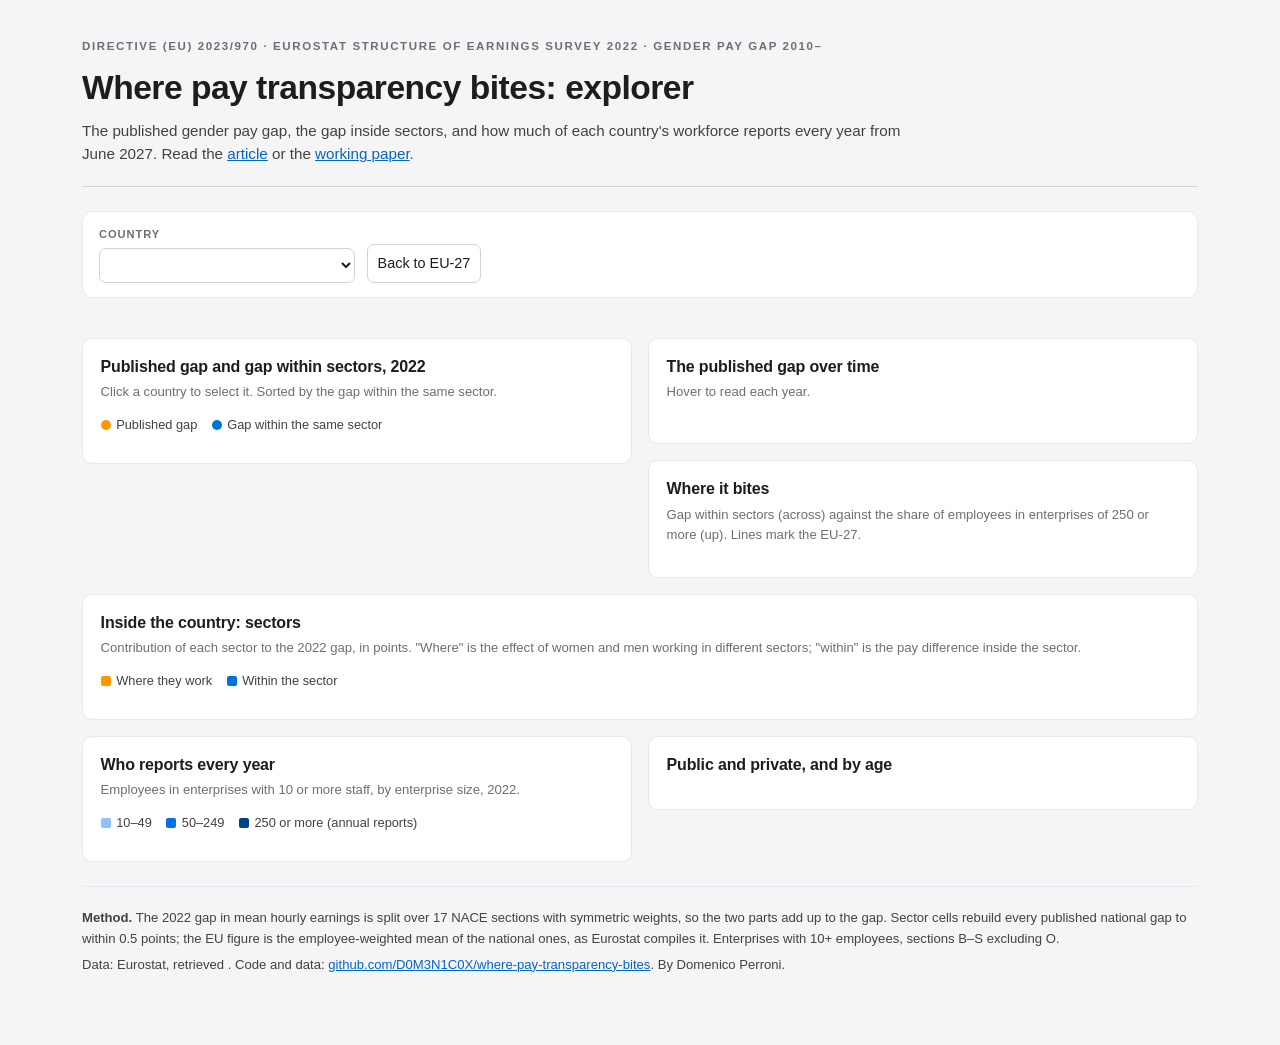
<file: dashboard/template.html>
<!doctype html><html lang="en"><head><meta charset="utf-8"><meta name="viewport" content="width=device-width,initial-scale=1"><title>Where pay transparency bites: explorer</title>
<style>
:root{
  color-scheme: light;
  --bg:#f5f5f7; --surface:#ffffff; --raised:#ffffff;
  --ink:#1d1d1f; --secondary:#424245; --muted:#6e6e73;
  --line:#e8e8ed; --line-strong:#d2d2d7;
  --s1:#0071e3; --s2:#ff9500; --context:#d2d2d7; --wash:#f5f5f7; --link:#0066cc;
  --o1:#8fc1ff; --o2:#0071e3; --o3:#00438a;
  --shadow:0 1px 2px rgba(20,22,26,.05), 0 6px 20px rgba(20,22,26,.06);
}
@media (prefers-color-scheme: dark){
  :root:not([data-theme="light"]){
    color-scheme: dark;
    --bg:#000000; --surface:#15171c; --raised:#1d2027;
    --ink:#f5f5f7; --secondary:#c7c9d1; --muted:#8b8f9a;
    --line:#23262e; --line-strong:#343844;
    --s1:#4f8cff; --s2:#ff9f0a; --context:#4a4e59; --wash:#1d2027; --link:#4f8cff;
    --o1:#13254a; --o2:#4f8cff; --o3:#a8c8ff;
    --shadow:0 1px 2px rgba(0,0,0,.4), 0 8px 24px rgba(0,0,0,.35);
  }
}
:root[data-theme="dark"]{
  color-scheme: dark;
  --bg:#000000; --surface:#15171c; --raised:#1d2027;
  --ink:#f5f5f7; --secondary:#c7c9d1; --muted:#8b8f9a;
  --line:#23262e; --line-strong:#343844;
  --s1:#4f8cff; --s2:#ff9f0a; --context:#4a4e59; --wash:#1d2027; --link:#4f8cff;
  --o1:#13254a; --o2:#4f8cff; --o3:#a8c8ff;
  --shadow:0 1px 2px rgba(0,0,0,.4), 0 8px 24px rgba(0,0,0,.35);
}
*{box-sizing:border-box}
body{margin:0; background:var(--bg); color:var(--ink);
  font-family:-apple-system,BlinkMacSystemFont,"Segoe UI",Roboto,Helvetica,Arial,sans-serif;
  font-size:15px; line-height:1.55; -webkit-font-smoothing:antialiased}
.wrap{max-width:1180px; margin:0 auto; padding:clamp(1rem,3vw,2.5rem) clamp(1rem,3vw,2rem) 4rem}
header.masthead{border-bottom:1px solid var(--line-strong); padding-bottom:1.25rem; margin-bottom:1.5rem}
.eyebrow{font-size:.72rem; letter-spacing:.14em; text-transform:uppercase; color:var(--muted); font-weight:600}
h1{font-size:clamp(1.5rem,3.2vw,2.1rem); margin:.35rem 0 .3rem; letter-spacing:-.015em}
.sub{color:var(--secondary); font-size:.95rem; margin:0; max-width:52rem}
.sub a, .foot a{color:var(--link)}
.controls{display:flex; flex-wrap:wrap; gap:.75rem; align-items:flex-end; background:var(--surface);
  border:1px solid var(--line); border-radius:10px; padding:.9rem 1rem; margin-bottom:1.25rem}
.control{display:flex; flex-direction:column; gap:.3rem; min-width:12rem; flex:0 1 16rem}
.control label{font-size:.7rem; letter-spacing:.08em; text-transform:uppercase; color:var(--muted); font-weight:600}
select, button{font:inherit; font-size:.9rem; color:var(--ink); background:var(--raised);
  border:1px solid var(--line-strong); border-radius:7px; padding:.45rem .6rem}
select:focus-visible, button:focus-visible, .row:focus-visible{outline:2px solid var(--s1); outline-offset:2px}
button{cursor:pointer}
button:hover{border-color:var(--s1); color:var(--s1)}
.tiles{display:grid; grid-template-columns:repeat(auto-fit,minmax(200px,1fr)); gap:.9rem; margin-bottom:1.25rem}
.tile{background:var(--surface); border:1px solid var(--line); border-radius:10px; padding:.9rem 1rem}
.tile .label{font-size:.7rem; letter-spacing:.08em; text-transform:uppercase; color:var(--muted); font-weight:600}
.tile .value{font-size:2rem; font-weight:650; letter-spacing:-.02em; margin:.15rem 0 .1rem}
.tile .note{font-size:.8rem; color:var(--secondary)}
.grid{display:grid; grid-template-columns:1fr 1fr; gap:1rem; align-items:start}
.full{grid-column:1 / -1}
@media (max-width:900px){ .grid{grid-template-columns:1fr} }
.panel{background:var(--surface); border:1px solid var(--line); border-radius:10px; padding:1rem 1.1rem 1.15rem; min-width:0}
.panel h2{font-size:1rem; margin:0 0 .15rem; letter-spacing:-.01em}
.panel p.hint{margin:0 0 .8rem; font-size:.82rem; color:var(--muted)}
.legend{display:flex; flex-wrap:wrap; gap:.9rem; font-size:.8rem; color:var(--secondary); margin:0 0 .6rem}
.legend span{display:inline-flex; align-items:center; gap:.35rem}
.key{width:10px; height:10px; border-radius:50%; display:inline-block}
.key.bar{border-radius:2px}
svg{display:block; width:100%; height:auto; overflow:visible}
svg text{font-family:inherit}
.axis{fill:var(--muted); font-size:11px; font-variant-numeric:tabular-nums}
.lbl{fill:var(--secondary); font-size:12px}
.lbl.sel{fill:var(--ink); font-weight:650}
.val{fill:var(--ink); font-size:12px; font-variant-numeric:tabular-nums}
.grid-line{stroke:var(--line); stroke-width:1}
.base-line{stroke:var(--line-strong); stroke-width:1}
.rows{display:flex; flex-direction:column}
.row{display:grid; grid-template-columns:7.5rem 1fr; align-items:center; cursor:pointer; border-radius:5px; padding:0 .25rem;
  min-height:24px}
.row:hover{background:var(--wash)}
.row.sel{background:var(--wash)}
.row .name{font-size:.8rem; color:var(--secondary); white-space:nowrap; overflow:hidden; text-overflow:ellipsis}
.row.sel .name{color:var(--ink); font-weight:650}
.table-wrap{overflow-x:auto}
table{width:100%; border-collapse:collapse; font-size:.84rem; font-variant-numeric:tabular-nums}
th, td{padding:.45rem .5rem; border-bottom:1px solid var(--line); text-align:right; vertical-align:middle}
th:first-child, td:first-child{text-align:left}
thead th{font-size:.68rem; letter-spacing:.07em; text-transform:uppercase; color:var(--muted); font-weight:600; border-bottom:1px solid var(--line-strong)}
td.contrib{min-width:7rem}
.empty{color:var(--muted); font-size:.9rem; padding:1rem 0}
.tooltip{position:fixed; pointer-events:none; z-index:10; background:var(--raised); color:var(--ink);
  border:1px solid var(--line-strong); border-radius:7px; box-shadow:var(--shadow); padding:.45rem .6rem;
  font-size:.8rem; max-width:18rem; opacity:0; transition:opacity .08s; white-space:pre-line}
.foot{margin-top:1.5rem; font-size:.82rem; color:var(--secondary); border-top:1px solid var(--line); padding-top:1rem}
.foot p{margin:.35rem 0}
</style></head><body>
<div class="wrap">
<header class="masthead">
  <div class="eyebrow">Directive (EU) 2023/970 · Eurostat Structure of Earnings Survey 2022 · gender pay gap 2010–<span id="latest-year"></span></div>
  <h1>Where pay transparency bites: explorer</h1>
  <p class="sub">The published gender pay gap, the gap inside sectors, and how much of each country's workforce reports every year from June 2027.
  Read the <a href="../index.html">article</a> or the <a href="../paper.pdf">working paper</a>.</p>
</header>

<div class="controls" role="group" aria-label="Filters">
  <div class="control"><label for="country">Country</label><select id="country"></select></div>
  <button id="reset" type="button">Back to EU-27</button>
</div>

<section class="tiles" id="tiles" aria-live="polite"></section>

<div class="grid">
  <section class="panel">
    <h2>Published gap and gap within sectors, 2022</h2>
    <p class="hint">Click a country to select it. Sorted by the gap within the same sector.</p>
    <div class="legend"><span><i class="key" style="background:var(--s2)"></i>Published gap</span><span><i class="key" style="background:var(--s1)"></i>Gap within the same sector</span></div>
    <div class="rows" id="dumbbell"></div>
  </section>
  <div>
    <section class="panel" style="margin-bottom:1rem">
      <h2>The published gap over time</h2>
      <p class="hint">Hover to read each year.</p>
      <div class="legend" id="trend-legend"></div>
      <div id="trend"></div>
    </section>
    <section class="panel">
      <h2>Where it bites</h2>
      <p class="hint">Gap within sectors (across) against the share of employees in enterprises of 250 or more (up). Lines mark the EU-27.</p>
      <div id="scatter"></div>
    </section>
  </div>

  <section class="panel full">
    <h2 id="sectors-title">Inside the country: sectors</h2>
    <p class="hint">Contribution of each sector to the 2022 gap, in points. "Where" is the effect of women and men working in different sectors; "within" is the pay difference inside the sector.</p>
    <div class="legend"><span><i class="key bar" style="background:var(--s2)"></i>Where they work</span><span><i class="key bar" style="background:var(--s1)"></i>Within the sector</span></div>
    <div class="table-wrap" id="sectors"></div>
  </section>

  <section class="panel">
    <h2>Who reports every year</h2>
    <p class="hint">Employees in enterprises with 10 or more staff, by enterprise size, 2022.</p>
    <div class="legend"><span><i class="key bar" style="background:var(--o1)"></i>10–49</span><span><i class="key bar" style="background:var(--o2)"></i>50–249</span><span><i class="key bar" style="background:var(--o3)"></i>250 or more (annual reports)</span></div>
    <div id="size"></div>
  </section>
  <section class="panel">
    <h2>Public and private, and by age</h2>
    <p class="hint" id="control-hint"></p>
    <div id="control"></div>
    <div id="age" style="margin-top:.8rem"></div>
  </section>
</div>

<footer class="foot">
  <p><strong>Method.</strong> The 2022 gap in mean hourly earnings is split over 17 NACE sections with symmetric weights, so the two parts add up to the gap. Sector cells rebuild every published national gap to within 0.5 points; the EU figure is the employee-weighted mean of the national ones, as Eurostat compiles it. Enterprises with 10+ employees, sections B–S excluding O.</p>
  <p>Data: Eurostat, retrieved <span id="retrieved"></span>. Code and data: <a href="https://github.com/D0M3N1C0X/where-pay-transparency-bites">github.com/D0M3N1C0X/where-pay-transparency-bites</a>. By Domenico Perroni.</p>
</footer>
</div>
<div class="tooltip" id="tooltip" role="status"></div>

<script id="data" type="application/json">/*DATA*/</script>
<script>
const D = JSON.parse(document.getElementById('data').textContent);
const EU = 'EU27_2020';
const NAME = Object.fromEntries(D.countries.map(c => [c.geo, c.name]));
const SECTION = Object.fromEntries(D.sections.map(s => [s.code, s.name]));
const index = (arr, key = 'geo') => arr.reduce((m, r) => ((m[r[key]] = m[r[key]] || []).push(r), m), {});
const DEC = Object.fromEntries(D.decomposition.map(r => [r.geo, r]));
const EXP = Object.fromEntries(D.exposure.map(r => [r.geo, r]));
const SERIES = index(D.series), SECTORS = index(D.sectors), LATEST = index(D.sector_latest);
const SIZE = index(D.size_gap), CONTROL = index(D.control), AGE = index(D.age);
const AGES = [['Y_LT25', 'Under 25'], ['Y25-34', '25–34'], ['Y35-44', '35–44'], ['Y45-54', '45–54'], ['Y55-64', '55–64'], ['Y_GE65', '65+']];
const pct = (x, d = 1) => (x == null ? '–' : `${x.toFixed(d)}%`);
const pts = x => `${x > 0 ? '+' : ''}${x.toFixed(1)} pts`;
const esc = s => String(s).replace(/[&<>"]/g, c => ({'&': '&amp;', '<': '&lt;', '>': '&gt;', '"': '&quot;'}[c]));
const state = {geo: EU};

document.getElementById('latest-year').textContent = D.meta.latest_year;
document.getElementById('retrieved').textContent = [].concat(D.meta.retrieved).join(', ');

// ---- controls -------------------------------------------------------------------------------
const select = document.getElementById('country');
const order = D.countries.slice().sort((a, b) => (a.geo === EU ? -1 : b.geo === EU ? 1 : a.name.localeCompare(b.name)));
select.innerHTML = order.map(c => `<option value="${c.geo}">${esc(c.name)}</option>`).join('');
function choose(geo) {
  state.geo = geo;
  select.value = geo;
  try { history.replaceState(null, '', `#${geo}`); } catch (e) {}
  render();
}
select.addEventListener('change', () => choose(select.value));
document.getElementById('reset').addEventListener('click', () => choose(EU));
const fromHash = () => decodeURIComponent(location.hash.slice(1));
if (NAME[fromHash()]) state.geo = fromHash();
window.addEventListener('hashchange', () => { if (NAME[fromHash()] && fromHash() !== state.geo) choose(fromHash()); });

// ---- tooltip --------------------------------------------------------------------------------
const tip = document.getElementById('tooltip');
function showTip(text, x, y) {
  tip.textContent = text;
  tip.style.opacity = 1;
  const r = tip.getBoundingClientRect();
  tip.style.left = `${Math.min(x + 14, innerWidth - r.width - 8)}px`;
  tip.style.top = `${Math.min(y + 14, innerHeight - r.height - 8)}px`;
}
document.addEventListener('mousemove', e => {
  const t = e.target.closest('[data-tip]');
  if (t) showTip(t.dataset.tip, e.clientX, e.clientY);
  else if (!e.target.closest('[data-crosshair]')) tip.style.opacity = 0;
});

// ---- helpers --------------------------------------------------------------------------------
const scale = (d0, d1, r0, r1) => v => r0 + (v - d0) / (d1 - d0) * (r1 - r0);
const niceMax = v => Math.ceil(v / 5) * 5;

// ---- tiles ----------------------------------------------------------------------------------
function tiles() {
  const g = state.geo, dec = DEC[g], exp = EXP[g];
  const series = (SERIES[g] || []).slice().sort((a, b) => a.year - b.year);
  const last = series[series.length - 1], first = series.find(r => r.year === 2010);
  const change = last && first ? `${(last.gap - first.gap) > 0 ? '+' : ''}${(last.gap - first.gap).toFixed(1)} pts since 2010` : '';
  const tilesHtml = [
    ['Published gap, 2022', pct(dec && dec.official), NAME[g]],
    ['Gap within the same sector', pct(dec && dec.within), dec ? `${pts(dec.within - dec.official)} against the published gap` : ''],
    ['Employees in enterprises of 250+', exp ? `${(exp.share_250 * 100).toFixed(0)}%` : '–', 'report every year from June 2027'],
    [`Published gap, ${last ? last.year : ''}`, pct(last && last.gap), change],
  ];
  document.getElementById('tiles').innerHTML = tilesHtml.map(([l, v, n]) =>
    `<div class="tile"><div class="label">${esc(l)}</div><div class="value">${esc(v)}</div><div class="note">${esc(n)}</div></div>`).join('');
}

// ---- dumbbell -------------------------------------------------------------------------------
function dumbbell() {
  const rows = D.decomposition.slice().sort((a, b) => b.within - a.within);
  const lo = Math.min(0, ...rows.map(r => Math.min(r.official, r.within)));
  const hi = niceMax(Math.max(...rows.map(r => Math.max(r.official, r.within))));
  const W = 400, H = 20, x = scale(lo, hi, 8, W - 44);
  document.getElementById('dumbbell').innerHTML = rows.map(r => {
    const sel = r.geo === state.geo;
    const a = x(r.official), b = x(r.within);
    const t = `${NAME[r.geo]}\nPublished gap 2022: ${pct(r.official)}\nWithin the same sector: ${pct(r.within)}\nWhere women and men work: ${pts(r.between)}`;
    return `<div class="row${sel ? ' sel' : ''}" role="button" tabindex="0" data-geo="${r.geo}" data-tip="${esc(t)}">
      <span class="name">${esc(NAME[r.geo])}</span>
      <svg viewBox="0 0 ${W} ${H}" aria-hidden="true">
        <line x1="${x(0)}" x2="${x(0)}" y1="0" y2="${H}" class="base-line"/>
        <line x1="${a}" x2="${b}" y1="${H / 2}" y2="${H / 2}" stroke="var(--context)" stroke-width="2"/>
        <circle cx="${a}" cy="${H / 2}" r="${sel ? 5.5 : 4.5}" fill="var(--s2)" stroke="var(--surface)" stroke-width="2"/>
        <circle cx="${b}" cy="${H / 2}" r="${sel ? 5.5 : 4.5}" fill="var(--s1)" stroke="var(--surface)" stroke-width="2"/>
        ${sel ? `<text x="${Math.max(a, b) + 9}" y="${H / 2 + 4}" class="val">${pct(r.within)}</text>` : ''}
      </svg></div>`;
  }).join('') + `<svg viewBox="0 0 ${W} 18" aria-hidden="true" style="margin-left:7.75rem;width:calc(100% - 7.75rem)">
      ${[0, 5, 10, 15, 20, 25].filter(v => v <= hi).map(v => `<text x="${x(v)}" y="12" text-anchor="middle" class="axis">${v}%</text>`).join('')}</svg>`;
  document.querySelectorAll('#dumbbell .row').forEach(el => {
    el.addEventListener('click', () => choose(el.dataset.geo));
    el.addEventListener('keydown', e => { if (e.key === 'Enter' || e.key === ' ') { e.preventDefault(); choose(el.dataset.geo); } });
  });
}

// ---- trend ----------------------------------------------------------------------------------
function trend() {
  const g = state.geo;
  const lines = [[g, 'var(--s1)']];
  if (g !== EU) lines.push([EU, 'var(--s2)']);
  document.getElementById('trend-legend').innerHTML = lines.map(([geo, c]) =>
    `<span><i class="key" style="background:${c}"></i>${esc(NAME[geo])}</span>`).join('');
  const data = lines.map(([geo, c]) => ({geo, c, pts: (SERIES[geo] || []).filter(r => r.year >= 2010).sort((a, b) => a.year - b.year)}));
  const years = [...new Set(data.flatMap(d => d.pts.map(p => p.year)))].sort();
  const all = data.flatMap(d => d.pts.map(p => p.gap));
  const lo = Math.min(0, ...all), hi = niceMax(Math.max(...all, 5));
  const W = 560, H = 230, L = 36, R = 44, T = 10, B = 26;
  const x = scale(years[0], years[years.length - 1], L, W - R), y = scale(lo, hi, H - B, T);
  const ticks = []; for (let v = Math.ceil(lo / 5) * 5; v <= hi; v += 5) ticks.push(v);
  let svg = `<svg viewBox="0 0 ${W} ${H}" role="img" aria-label="Published gender pay gap by year">`;
  svg += ticks.map(v => `<line x1="${L}" x2="${W - R}" y1="${y(v)}" y2="${y(v)}" class="grid-line"/><text x="${L - 6}" y="${y(v) + 4}" text-anchor="end" class="axis">${v}%</text>`).join('');
  svg += years.filter(v => v % 2 === 0).map(v => `<text x="${x(v)}" y="${H - 8}" text-anchor="middle" class="axis">${v}</text>`).join('');
  data.forEach(d => {
    if (!d.pts.length) return;
    svg += `<path d="${d.pts.map((p, i) => `${i ? 'L' : 'M'}${x(p.year).toFixed(1)},${y(p.gap).toFixed(1)}`).join('')}" fill="none" stroke="${d.c}" stroke-width="2" stroke-linejoin="round" stroke-linecap="round"/>`;
    const e = d.pts[d.pts.length - 1];
    svg += `<circle cx="${x(e.year)}" cy="${y(e.gap)}" r="4" fill="${d.c}" stroke="var(--surface)" stroke-width="2"/>`;
    if (d.geo === state.geo) svg += `<text x="${x(e.year) + 8}" y="${y(e.gap) + 4}" class="val">${pct(e.gap)}</text>`;
  });
  svg += `<line id="cross" y1="${T}" y2="${H - B}" stroke="var(--line-strong)" stroke-width="1" visibility="hidden"/>`;
  svg += `<rect data-crosshair x="${L}" y="${T}" width="${W - L - R}" height="${H - T - B}" fill="transparent"/></svg>`;
  const host = document.getElementById('trend');
  host.innerHTML = svg;
  const rect = host.querySelector('rect'), cross = host.querySelector('#cross');
  rect.addEventListener('mousemove', ev => {
    const box = rect.getBoundingClientRect();
    const yr = Math.round(years[0] + (ev.clientX - box.left) / box.width * (years[years.length - 1] - years[0]));
    cross.setAttribute('x1', x(yr)); cross.setAttribute('x2', x(yr)); cross.setAttribute('visibility', 'visible');
    const text = [String(yr)].concat(data.map(d => { const p = d.pts.find(q => q.year === yr); return `${NAME[d.geo]}: ${pct(p && p.gap)}`; }));
    showTip(text.join('\n'), ev.clientX, ev.clientY);
  });
  rect.addEventListener('mouseleave', () => { cross.setAttribute('visibility', 'hidden'); tip.style.opacity = 0; });
}

// ---- scatter --------------------------------------------------------------------------------
function scatter() {
  const pts = D.decomposition.filter(r => r.geo !== EU && EXP[r.geo]).map(r => ({...r, share: EXP[r.geo].share_250 * 100}));
  const eu = {within: DEC[EU].within, share: EXP[EU].share_250 * 100};
  const W = 560, H = 330, L = 40, R = 16, T = 12, B = 30;
  const xs = pts.map(p => p.within), ys = pts.map(p => p.share);
  const x = scale(Math.floor(Math.min(...xs)) - 1, Math.ceil(Math.max(...xs)) + 1, L, W - R);
  const y = scale(Math.floor(Math.min(...ys) / 5) * 5, Math.ceil(Math.max(...ys) / 5) * 5, H - B, T);
  let svg = `<svg viewBox="0 0 ${W} ${H}" role="img" aria-label="Gap within sectors against share of employees in large enterprises">`;
  for (let v = Math.floor(Math.min(...ys) / 5) * 5; v <= Math.ceil(Math.max(...ys) / 5) * 5; v += 10)
    svg += `<line x1="${L}" x2="${W - R}" y1="${y(v)}" y2="${y(v)}" class="grid-line"/><text x="${L - 6}" y="${y(v) + 4}" text-anchor="end" class="axis">${v}%</text>`;
  for (let v = 5; v <= Math.max(...xs) + 1; v += 5)
    svg += `<text x="${x(v)}" y="${H - 10}" text-anchor="middle" class="axis">${v}%</text>`;
  svg += `<line x1="${x(eu.within)}" x2="${x(eu.within)}" y1="${T}" y2="${H - B}" class="base-line"/>`;
  svg += `<line x1="${L}" x2="${W - R}" y1="${y(eu.share)}" y2="${y(eu.share)}" class="base-line"/>`;
  svg += `<text x="${x(eu.within) + 4}" y="${T + 10}" class="axis">EU-27</text>`;
  const sorted = pts.slice().sort((a, b) => (a.geo === state.geo) - (b.geo === state.geo));
  svg += sorted.map(p => {
    const sel = p.geo === state.geo;
    const t = `${NAME[p.geo]}\nGap within sectors: ${pct(p.within)}\nEmployees in 250+: ${p.share.toFixed(0)}%`;
    return `<g data-tip="${esc(t)}" data-geo="${p.geo}" style="cursor:pointer">
      <circle cx="${x(p.within)}" cy="${y(p.share)}" r="11" fill="transparent"/>
      <circle cx="${x(p.within)}" cy="${y(p.share)}" r="${sel ? 6.5 : 4.5}" fill="${sel ? 'var(--s1)' : 'var(--context)'}" stroke="var(--surface)" stroke-width="2"/>
      ${sel ? `<text x="${x(p.within) + 10}" y="${y(p.share) + 4}" class="lbl sel">${esc(NAME[p.geo])}</text>` : ''}</g>`;
  }).join('');
  svg += '</svg>';
  const host = document.getElementById('scatter');
  host.innerHTML = svg;
  host.querySelectorAll('g[data-geo]').forEach(el => el.addEventListener('click', () => choose(el.dataset.geo)));
}

// ---- sectors --------------------------------------------------------------------------------
function sectors() {
  const g = state.geo;
  document.getElementById('sectors-title').textContent = g === EU ? 'Inside a country: sectors' : `Inside ${NAME[g]}: sectors`;
  const host = document.getElementById('sectors');
  const rows = (SECTORS[g] || []).slice().sort((a, b) => b.within - a.within);
  if (!rows.length) { host.innerHTML = '<p class="empty">Choose a country to see how each sector contributes to its gap.</p>'; return; }
  const latest = Object.fromEntries((LATEST[g] || []).map(r => [r.nace, r.gap]));
  const m = Math.max(1, ...rows.flatMap(r => [Math.abs(r.between), Math.abs(r.within)]));
  const bar = (v, c) => {
    const W = 120, H = 14, x = scale(-m, m, 0, W), a = Math.min(x(0), x(v)), w = Math.abs(x(v) - x(0));
    return `<svg viewBox="0 0 ${W} ${H}" style="max-width:120px;display:inline-block;vertical-align:middle" aria-hidden="true">
      <line x1="${x(0)}" x2="${x(0)}" y1="0" y2="${H}" class="base-line"/>
      <rect x="${a}" y="2" width="${Math.max(w, .5)}" height="${H - 4}" rx="2" fill="${c}"/></svg>`;
  };
  host.innerHTML = `<table><thead><tr><th>Sector</th><th>Women employed here</th><th>Men employed here</th><th>Gap in the sector, 2022</th>
    <th>Where they work</th><th></th><th>Within the sector</th><th></th><th>Published gap, ${D.meta.latest_year}</th></tr></thead><tbody>` +
    rows.map(r => `<tr><td>${esc(SECTION[r.nace] || r.nace)}</td><td>${(r.share_F * 100).toFixed(1)}%</td><td>${(r.share_M * 100).toFixed(1)}%</td>
      <td>${pct(r.gap)}</td><td>${pts(r.between)}</td><td class="contrib">${bar(r.between, 'var(--s2)')}</td>
      <td>${pts(r.within)}</td><td class="contrib">${bar(r.within, 'var(--s1)')}</td><td>${pct(latest[r.nace])}</td></tr>`).join('') +
    `</tbody></table>`;
}

// ---- size, control, age ---------------------------------------------------------------------
function size() {
  const g = state.geo, e = EXP[g], host = document.getElementById('size');
  if (!e) { host.innerHTML = '<p class="empty">No data.</p>'; return; }
  const parts = [['10–49', e.share_10_49, 'var(--o1)'], ['50–249', e.share_50_249, 'var(--o2)'], ['250 or more', e.share_250, 'var(--o3)']];
  const W = 500, H = 34; let x0 = 0;
  let svg = `<svg viewBox="0 0 ${W} ${H + 22}" role="img" aria-label="Employees by enterprise size">`;
  parts.forEach(([l, v, c], i) => {
    const w = v * W - (i < parts.length - 1 ? 2 : 0);
    svg += `<rect x="${x0}" y="0" width="${w}" height="${H}" rx="3" fill="${c}" data-tip="${esc(`${l} employees: ${(v * 100).toFixed(1)}%`)}"/>`;
    svg += `<text x="${x0 + (v * W) / 2}" y="${H + 16}" text-anchor="middle" class="val">${(v * 100).toFixed(0)}%</text>`;
    x0 += v * W;
  });
  host.innerHTML = svg + '</svg>' + (() => {
    const s = SIZE[g];
    if (!s) return `<p class="hint" style="margin-top:.6rem">Eurostat does not publish complete earnings by enterprise size for ${esc(NAME[g])}.</p>`;
    const get = b => (s.find(r => r.band === b) || {}).gap;
    return `<p style="margin:.7rem 0 0;font-size:.9rem">Gap in enterprises of 250 or more: <strong>${pct(get('250 or more'))}</strong>; in enterprises of 10 to 249: <strong>${pct(get('10 to 249'))}</strong>.</p>`;
  })();
}

function control() {
  const g = state.geo, rows = CONTROL[g] || [], host = document.getElementById('control');
  const pub = (rows.find(r => r.control === 'PUB') || {}).gap, prv = (rows.find(r => r.control === 'PRV') || {}).gap;
  document.getElementById('control-hint').textContent = `Published gap, ${D.meta.latest_year}.`;
  if (pub == null && prv == null) { host.innerHTML = `<p class="empty">${esc(NAME[g])} does not publish the gap by economic control.</p>`; }
  else {
    const vals = [['Public control', pub, 'var(--s2)'], ['Private control', prv, 'var(--s1)']].filter(v => v[1] != null);
    const m = niceMax(Math.max(5, ...vals.map(v => Math.abs(v[1]))));
    host.innerHTML = barRows(vals, -Math.min(0, ...vals.map(v => v[1])) > 0 ? -m : 0, m);
  }
  const a = AGE[g] || [], ah = document.getElementById('age');
  if (!a.length) { ah.innerHTML = `<p class="empty">No breakdown by age for ${esc(NAME[g])}.</p>`; return; }
  const vals = AGES.map(([k, l]) => [l, (a.find(r => r.age === k) || {}).gap, 'var(--s1)']).filter(v => v[1] != null);
  const lo = Math.min(0, ...vals.map(v => v[1]));
  ah.innerHTML = `<div class="legend" style="margin-top:.4rem"><span>By age group</span></div>` + barRows(vals, lo < 0 ? -niceMax(-lo) : 0, niceMax(Math.max(5, ...vals.map(v => v[1]))));
}

function barRows(vals, lo, hi) {
  const W = 500, rowH = 24, L = 110, R = 50, x = scale(lo, hi, L, W - R);
  let svg = `<svg viewBox="0 0 ${W} ${vals.length * rowH + 4}" role="img" aria-label="Gap by group">`;
  svg += `<line x1="${x(0)}" x2="${x(0)}" y1="0" y2="${vals.length * rowH}" class="base-line"/>`;
  vals.forEach(([l, v, c], i) => {
    const yy = i * rowH + 4, a = Math.min(x(0), x(v)), w = Math.abs(x(v) - x(0));
    svg += `<text x="${L - 8}" y="${yy + 12}" text-anchor="end" class="lbl">${esc(l)}</text>`;
    svg += `<rect x="${a}" y="${yy + 2}" width="${Math.max(w, 1)}" height="${rowH - 10}" rx="3" fill="${c}" data-tip="${esc(`${l}: ${pct(v)}`)}"/>`;
    svg += `<text x="${Math.max(x(0), x(v)) + 6}" y="${yy + 12}" class="val">${pct(v)}</text>`;
  });
  return svg + '</svg>';
}

function render() { tiles(); dumbbell(); trend(); scatter(); sectors(); size(); control(); }
select.value = state.geo;
render();
</script>
</body></html>
</file>
